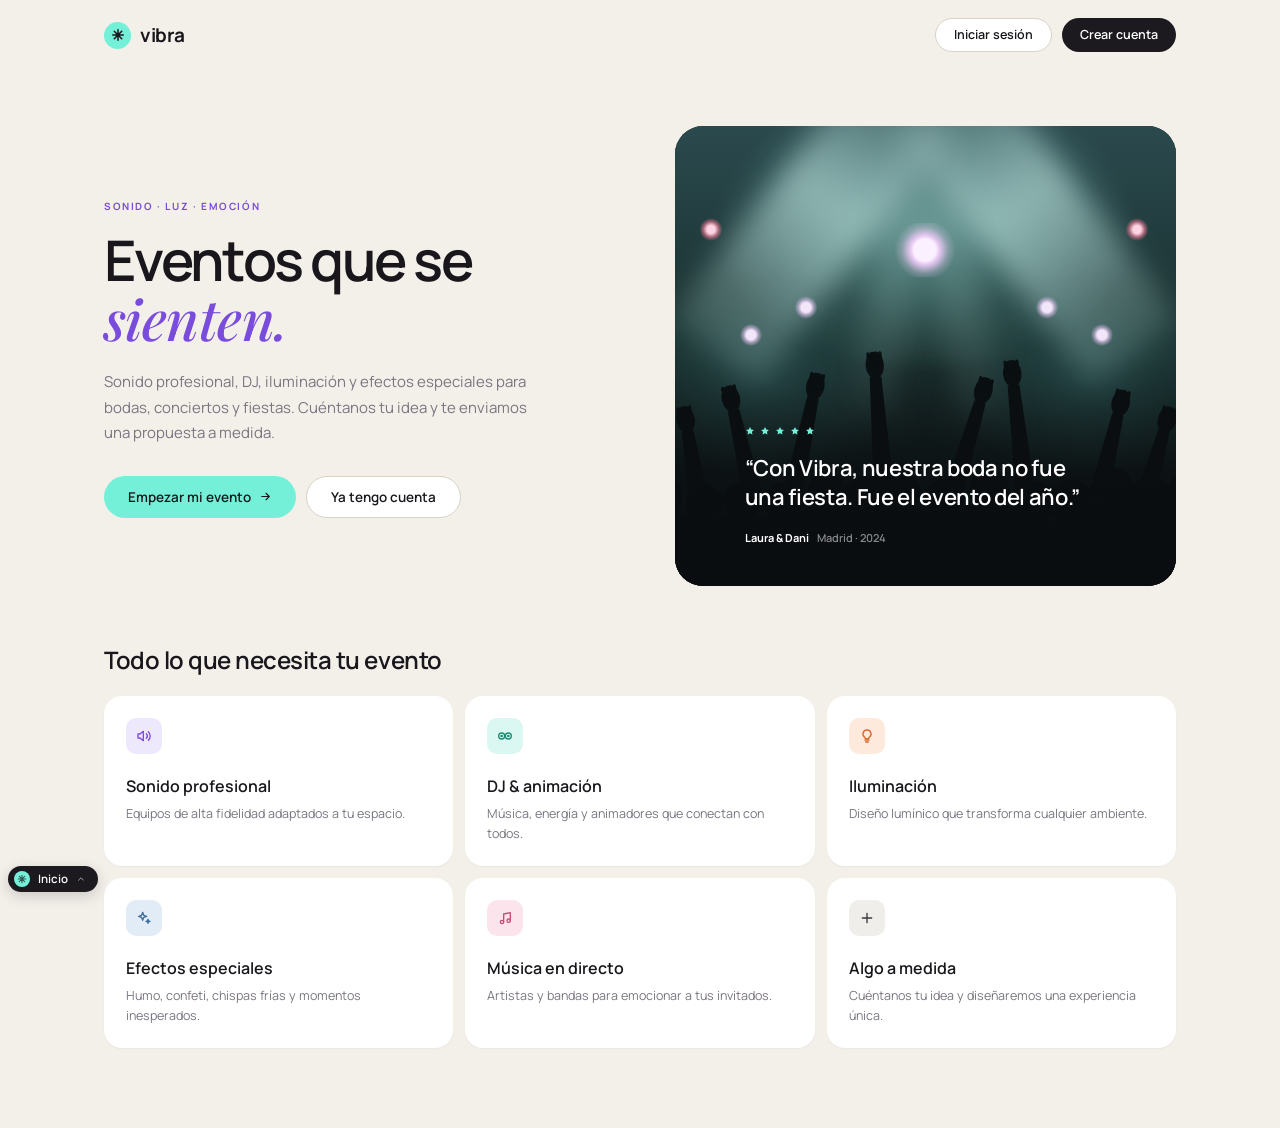
<file: index.html>
<!DOCTYPE html>
<html lang="es">
<head>
  <meta charset="UTF-8">
  <meta name="viewport" content="width=device-width, initial-scale=1.0">
  <title>Eventos que se sienten · Vibra</title>
  <link rel="stylesheet" href="assets/css/fonts.css">
  <link rel="stylesheet" href="assets/css/base.css">
  <link rel="stylesheet" href="assets/css/layout.css">
  <link rel="stylesheet" href="assets/css/components.css">
  <link rel="stylesheet" href="assets/css/auth.css">
</head>
<body data-root="">
  <div class="container" style="max-width:1120px">
    <header class="landing-header">
      <a class="logo" href="index.html"><span class="logo__mark"><i data-icon="logo"></i></span>vibra</a>
      <nav id="landing-nav">
        <a class="btn btn--outline" href="login.html">Iniciar sesión</a>
        <a class="btn btn--dark" href="registro.html">Crear cuenta</a>
      </nav>
    </header>

    <section class="hero">
      <div>
        <span class="eyebrow">Sonido · luz · emoción</span>
        <h1 class="hero__title">Eventos que se <span class="serif-accent">sienten.</span></h1>
        <p class="hero__lead">Sonido profesional, DJ, iluminación y efectos especiales para bodas, conciertos y fiestas. Cuéntanos tu idea y te enviamos una propuesta a medida.</p>
        <div class="hero__ctas">
          <a id="hero-cta" class="btn btn--mint" href="registro.html">Empezar mi evento <i data-icon="arrowRight" class="icon icon--sm"></i></a>
          <a class="btn btn--outline" href="login.html">Ya tengo cuenta</a>
        </div>
      </div>
      <div class="hero__visual" data-foto>
      <div class="stage" aria-hidden="true">
        <div class="stage__photo"></div>
        <div class="stage__art">
          <div class="beam beam--1"></div><div class="beam beam--2"></div><div class="beam beam--3"></div><div class="beam beam--4"></div>
          <div class="rig"></div>
          <span class="bulb" style="left:13%;top:43%"></span><span class="bulb" style="left:24%;top:37%"></span>
          <span class="bulb" style="left:72%;top:37%"></span><span class="bulb" style="left:83%;top:43%"></span>
          <span class="bulb bulb--pink" style="left:5%;top:20%"></span><span class="bulb bulb--pink" style="left:90%;top:20%"></span>
          <svg class="crowd" viewBox="0 0 600 400" preserveAspectRatio="xMidYMax slice" fill="currentColor" aria-hidden="true"><polygon points="106.7,297.3 76.8,188.4 63.2,191.6 83.3,302.7"/><ellipse cx="66.9" cy="176.3" rx="11" ry="16" transform="rotate(-13 66.9 176.3)"/><path d="M60.1 177.9 L57.0 164.2" stroke="currentColor" stroke-width="4.2" stroke-linecap="round"/><path d="M64.5 176.9 L61.4 163.3" stroke="currentColor" stroke-width="4.2" stroke-linecap="round"/><path d="M69.3 175.8 L66.2 162.1" stroke="currentColor" stroke-width="4.2" stroke-linecap="round"/><path d="M73.7 174.8 L70.6 161.1" stroke="currentColor" stroke-width="4.2" stroke-linecap="round"/><polygon points="151.7,297.4 171.9,176.4 158.1,173.6 128.3,292.6"/><ellipse cx="167.9" cy="161.3" rx="11" ry="16" transform="rotate(12 167.9 161.3)"/><path d="M161.0 159.9 L163.9 146.2" stroke="currentColor" stroke-width="4.2" stroke-linecap="round"/><path d="M165.4 160.8 L168.3 147.1" stroke="currentColor" stroke-width="4.2" stroke-linecap="round"/><path d="M170.3 161.8 L173.2 148.1" stroke="currentColor" stroke-width="4.2" stroke-linecap="round"/><path d="M174.7 162.7 L177.6 149.0" stroke="currentColor" stroke-width="4.2" stroke-linecap="round"/><polygon points="262.0,289.1 247.0,149.5 233.0,150.5 238.0,290.9"/><ellipse cx="239.0" cy="136.0" rx="11" ry="16" transform="rotate(-4 239.0 136.0)"/><path d="M232.0 136.5 L231.0 122.6" stroke="currentColor" stroke-width="4.2" stroke-linecap="round"/><path d="M236.5 136.2 L235.5 122.2" stroke="currentColor" stroke-width="4.2" stroke-linecap="round"/><path d="M241.5 135.9 L240.5 121.9" stroke="currentColor" stroke-width="4.2" stroke-linecap="round"/><path d="M246.0 135.5 L245.0 121.6" stroke="currentColor" stroke-width="4.2" stroke-linecap="round"/><polygon points="341.5,303.4 371.7,182.0 358.3,178.0 318.5,296.6"/><ellipse cx="368.9" cy="166.6" rx="11" ry="16" transform="rotate(16 368.9 166.6)"/><path d="M362.2 164.6 L366.1 151.2" stroke="currentColor" stroke-width="4.2" stroke-linecap="round"/><path d="M366.5 165.9 L370.4 152.4" stroke="currentColor" stroke-width="4.2" stroke-linecap="round"/><path d="M371.3 167.3 L375.2 153.8" stroke="currentColor" stroke-width="4.2" stroke-linecap="round"/><path d="M375.6 168.5 L379.6 155.1" stroke="currentColor" stroke-width="4.2" stroke-linecap="round"/><polygon points="431.9,293.7 412.0,159.2 398.0,160.8 408.1,296.3"/><ellipse cx="403.5" cy="146.1" rx="11" ry="16" transform="rotate(-6 403.5 146.1)"/><path d="M396.5 146.9 L395.0 132.9" stroke="currentColor" stroke-width="4.2" stroke-linecap="round"/><path d="M401.0 146.4 L399.4 132.4" stroke="currentColor" stroke-width="4.2" stroke-linecap="round"/><path d="M405.9 145.8 L404.4 131.9" stroke="currentColor" stroke-width="4.2" stroke-linecap="round"/><path d="M410.4 145.3 L408.9 131.4" stroke="currentColor" stroke-width="4.2" stroke-linecap="round"/><polygon points="516.7,302.8 536.8,196.6 523.2,193.4 493.3,297.2"/><ellipse cx="533.2" cy="181.4" rx="11" ry="16" transform="rotate(13 533.2 181.4)"/><path d="M526.4 179.8 L529.7 166.1" stroke="currentColor" stroke-width="4.2" stroke-linecap="round"/><path d="M530.8 180.8 L534.1 167.2" stroke="currentColor" stroke-width="4.2" stroke-linecap="round"/><path d="M535.7 182.0 L538.9 168.3" stroke="currentColor" stroke-width="4.2" stroke-linecap="round"/><path d="M540.1 183.0 L543.3 169.4" stroke="currentColor" stroke-width="4.2" stroke-linecap="round"/><polygon points="571.6,308.2 591.7,216.9 578.3,213.1 548.4,301.8"/><ellipse cx="588.7" cy="201.5" rx="11" ry="16" transform="rotate(16 588.7 201.5)"/><path d="M582.0 199.6 L585.7 186.1" stroke="currentColor" stroke-width="4.2" stroke-linecap="round"/><path d="M586.3 200.8 L590.1 187.4" stroke="currentColor" stroke-width="4.2" stroke-linecap="round"/><path d="M591.2 202.2 L594.9 188.7" stroke="currentColor" stroke-width="4.2" stroke-linecap="round"/><path d="M595.5 203.4 L599.2 189.9" stroke="currentColor" stroke-width="4.2" stroke-linecap="round"/><polygon points="41.8,303.0 21.9,213.8 8.1,216.2 18.2,307.0"/><ellipse cx="12.7" cy="201.2" rx="11" ry="16" transform="rotate(-9 12.7 201.2)"/><path d="M5.8 202.3 L3.5 188.5" stroke="currentColor" stroke-width="4.2" stroke-linecap="round"/><path d="M10.2 201.6 L7.9 187.8" stroke="currentColor" stroke-width="4.2" stroke-linecap="round"/><path d="M15.2 200.8 L12.9 187.0" stroke="currentColor" stroke-width="4.2" stroke-linecap="round"/><path d="M19.6 200.0 L17.3 186.2" stroke="currentColor" stroke-width="4.2" stroke-linecap="round"/><circle cx="-15" cy="292" r="24"/><ellipse cx="-15" cy="352" rx="54" ry="44"/><circle cx="35" cy="302" r="23"/><ellipse cx="35" cy="361" rx="53" ry="44"/><circle cx="80" cy="299" r="23"/><ellipse cx="80" cy="358" rx="53" ry="44"/><circle cx="129" cy="300" r="23"/><ellipse cx="129" cy="359" rx="53" ry="44"/><circle cx="181" cy="288" r="23"/><ellipse cx="181" cy="347" rx="53" ry="44"/><circle cx="226" cy="295" r="26"/><ellipse cx="226" cy="357" rx="56" ry="44"/><circle cx="271" cy="289" r="23"/><ellipse cx="271" cy="348" rx="53" ry="44"/><circle cx="323" cy="295" r="23"/><ellipse cx="323" cy="354" rx="53" ry="44"/><circle cx="376" cy="285" r="24"/><ellipse cx="376" cy="345" rx="54" ry="44"/><circle cx="430" cy="302" r="27"/><ellipse cx="430" cy="365" rx="57" ry="44"/><circle cx="474" cy="300" r="27"/><ellipse cx="474" cy="363" rx="57" ry="44"/><circle cx="524" cy="283" r="24"/><ellipse cx="524" cy="343" rx="54" ry="44"/><circle cx="568" cy="299" r="29"/><ellipse cx="568" cy="364" rx="59" ry="44"/><circle cx="614" cy="291" r="26"/><ellipse cx="614" cy="353" rx="56" ry="44"/><rect x="0" y="345" width="600" height="60"/></svg>
        </div>
      </div>
      <figure class="testimonial">
        <div class="testimonial__stars"><i data-icon="star"></i><i data-icon="star"></i><i data-icon="star"></i><i data-icon="star"></i><i data-icon="star"></i></div>
        <blockquote class="testimonial__quote" style="margin:0">“Con Vibra, nuestra boda no fue una fiesta. Fue el evento del año.”</blockquote>
        <figcaption class="testimonial__author">Laura &amp; Dani<span>Madrid · 2024</span></figcaption>
      </figure>
      </div>
    </section>

    <h2 class="landing-section-title">Todo lo que necesita tu evento</h2>
    <section class="landing-services">
      <article class="card landing-service">
        <span class="tone tone--purple"><i data-icon="speaker"></i></span>
        <h3>Sonido profesional</h3>
        <p>Equipos de alta fidelidad adaptados a tu espacio.</p>
      </article>
      <article class="card landing-service">
        <span class="tone tone--teal"><i data-icon="disc"></i></span>
        <h3>DJ &amp; animación</h3>
        <p>Música, energía y animadores que conectan con todos.</p>
      </article>
      <article class="card landing-service">
        <span class="tone tone--orange"><i data-icon="bulb"></i></span>
        <h3>Iluminación</h3>
        <p>Diseño lumínico que transforma cualquier ambiente.</p>
      </article>
      <article class="card landing-service">
        <span class="tone tone--blue"><i data-icon="sparkles"></i></span>
        <h3>Efectos especiales</h3>
        <p>Humo, confeti, chispas frías y momentos inesperados.</p>
      </article>
      <article class="card landing-service">
        <span class="tone tone--pink"><i data-icon="note"></i></span>
        <h3>Música en directo</h3>
        <p>Artistas y bandas para emocionar a tus invitados.</p>
      </article>
      <article class="card landing-service">
        <span class="tone tone--grey"><i data-icon="plus"></i></span>
        <h3>Algo a medida</h3>
        <p>Cuéntanos tu idea y diseñaremos una experiencia única.</p>
      </article>
    </section>
  </div>

  <!-- Núcleo, modelos, vistas y controladores (MVC) -->
  <script src="app/core/utils.js"></script>
  <script src="app/core/imagenes.js"></script>
  <script src="app/core/icons.js"></script>
  <script src="app/core/catalogo.js"></script>
  <script src="app/core/seed.js"></script>
  <script src="app/core/store.js"></script>
  <script src="app/models/UsuarioModel.js"></script>
  <script src="app/models/SesionModel.js"></script>
  <script src="app/models/ClienteModel.js"></script>
  <script src="app/models/SolicitudModel.js"></script>
  <script src="app/models/BorradorModel.js"></script>
  <script src="app/models/FotoModel.js"></script>
  <script src="app/views/components/ModalView.js"></script>
  <script src="app/views/components/HeaderView.js"></script>
  <script src="app/views/components/SwitcherView.js"></script>
  <script src="app/views/components/ServiciosConfigView.js"></script>
  <script src="app/views/components/FotosView.js"></script>
  <script src="app/views/components/EventoFormView.js"></script>
  <script src="app/views/components/ChatView.js"></script>
  <script src="app/views/components/TablaSolicitudesView.js"></script>
  <script src="app/controllers/AppController.js"></script>
  <script src="app/views/AuthView.js"></script>
  <script src="app/controllers/AuthController.js"></script>
  <script>AuthController.inicio();</script>
</body>
</html>
</file>
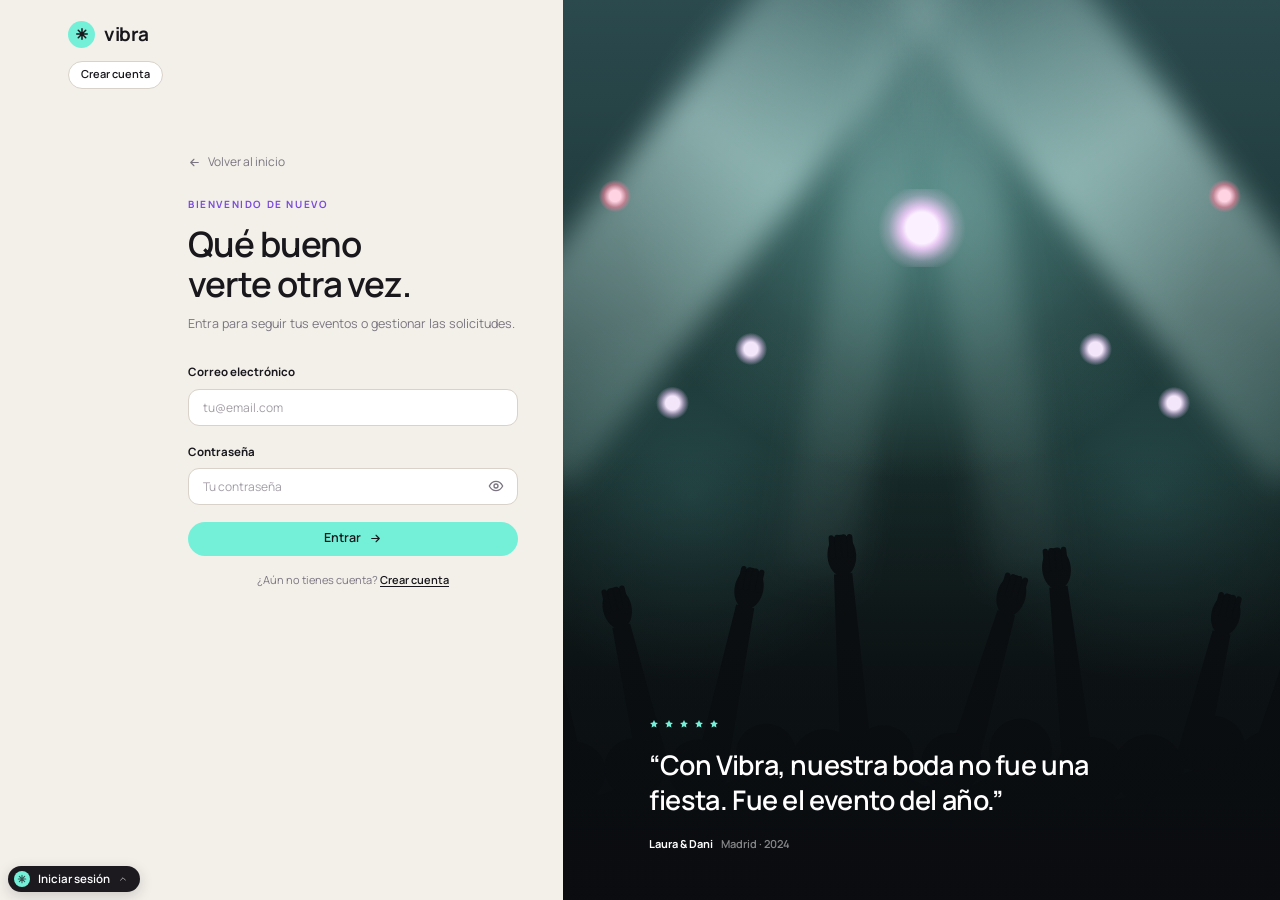
<file: login.html>
<!DOCTYPE html>
<html lang="es">
<head>
  <meta charset="UTF-8">
  <meta name="viewport" content="width=device-width, initial-scale=1.0">
  <title>Iniciar sesión · Vibra</title>
  <link rel="stylesheet" href="assets/css/fonts.css">
  <link rel="stylesheet" href="assets/css/base.css">
  <link rel="stylesheet" href="assets/css/layout.css">
  <link rel="stylesheet" href="assets/css/components.css">
  <link rel="stylesheet" href="assets/css/auth.css">
</head>
<body data-root="">
  <main class="auth">
    <section class="auth__side">
      <div class="auth__top">
        <a class="logo" href="index.html"><span class="logo__mark"><i data-icon="logo"></i></span>vibra</a>
        <a class="btn btn--outline" href="registro.html">Crear cuenta</a>
      </div>

      <div class="auth__form-wrap">
        <a class="auth__back" href="index.html"><i data-icon="arrowLeft"></i> Volver al inicio</a>
        <span class="eyebrow">Bienvenido de nuevo</span>
        <h1 class="auth__title">Qué bueno<br>verte otra vez.</h1>
        <p class="auth__lead">Entra para seguir tus eventos o gestionar las solicitudes.</p>

        <form id="form-auth" novalidate>
          <div class="field"><label for="email">Correo electrónico</label><input class="input" id="email" name="email" type="email" placeholder="tu@email.com" autocomplete="email"></div>
          <div class="field">
            <label for="password">Contraseña</label>
            <div class="input-group">
              <input class="input" id="password" name="password" type="password" placeholder="Tu contraseña" autocomplete="current-password">
              <button class="input-group__btn" type="button" data-ver-password aria-label="Mostrar contraseña"><i data-icon="eye"></i></button>
            </div>
          </div>
          <button class="btn btn--mint btn--block" type="submit">Entrar <i data-icon="arrowRight" class="icon icon--sm"></i></button>
        </form>
        <p class="auth__alt">¿Aún no tienes cuenta? <a href="registro.html">Crear cuenta</a></p>

      </div>
    </section>

    <section class="auth__visual" data-foto>
      <div class="stage" aria-hidden="true">
        <div class="stage__photo"></div>
        <div class="stage__art">
          <div class="beam beam--1"></div><div class="beam beam--2"></div><div class="beam beam--3"></div><div class="beam beam--4"></div>
          <div class="rig"></div>
          <span class="bulb" style="left:13%;top:43%"></span><span class="bulb" style="left:24%;top:37%"></span>
          <span class="bulb" style="left:72%;top:37%"></span><span class="bulb" style="left:83%;top:43%"></span>
          <span class="bulb bulb--pink" style="left:5%;top:20%"></span><span class="bulb bulb--pink" style="left:90%;top:20%"></span>
          <svg class="crowd" viewBox="0 0 600 400" preserveAspectRatio="xMidYMax slice" fill="currentColor" aria-hidden="true"><polygon points="106.7,297.3 76.8,188.4 63.2,191.6 83.3,302.7"/><ellipse cx="66.9" cy="176.3" rx="11" ry="16" transform="rotate(-13 66.9 176.3)"/><path d="M60.1 177.9 L57.0 164.2" stroke="currentColor" stroke-width="4.2" stroke-linecap="round"/><path d="M64.5 176.9 L61.4 163.3" stroke="currentColor" stroke-width="4.2" stroke-linecap="round"/><path d="M69.3 175.8 L66.2 162.1" stroke="currentColor" stroke-width="4.2" stroke-linecap="round"/><path d="M73.7 174.8 L70.6 161.1" stroke="currentColor" stroke-width="4.2" stroke-linecap="round"/><polygon points="151.7,297.4 171.9,176.4 158.1,173.6 128.3,292.6"/><ellipse cx="167.9" cy="161.3" rx="11" ry="16" transform="rotate(12 167.9 161.3)"/><path d="M161.0 159.9 L163.9 146.2" stroke="currentColor" stroke-width="4.2" stroke-linecap="round"/><path d="M165.4 160.8 L168.3 147.1" stroke="currentColor" stroke-width="4.2" stroke-linecap="round"/><path d="M170.3 161.8 L173.2 148.1" stroke="currentColor" stroke-width="4.2" stroke-linecap="round"/><path d="M174.7 162.7 L177.6 149.0" stroke="currentColor" stroke-width="4.2" stroke-linecap="round"/><polygon points="262.0,289.1 247.0,149.5 233.0,150.5 238.0,290.9"/><ellipse cx="239.0" cy="136.0" rx="11" ry="16" transform="rotate(-4 239.0 136.0)"/><path d="M232.0 136.5 L231.0 122.6" stroke="currentColor" stroke-width="4.2" stroke-linecap="round"/><path d="M236.5 136.2 L235.5 122.2" stroke="currentColor" stroke-width="4.2" stroke-linecap="round"/><path d="M241.5 135.9 L240.5 121.9" stroke="currentColor" stroke-width="4.2" stroke-linecap="round"/><path d="M246.0 135.5 L245.0 121.6" stroke="currentColor" stroke-width="4.2" stroke-linecap="round"/><polygon points="341.5,303.4 371.7,182.0 358.3,178.0 318.5,296.6"/><ellipse cx="368.9" cy="166.6" rx="11" ry="16" transform="rotate(16 368.9 166.6)"/><path d="M362.2 164.6 L366.1 151.2" stroke="currentColor" stroke-width="4.2" stroke-linecap="round"/><path d="M366.5 165.9 L370.4 152.4" stroke="currentColor" stroke-width="4.2" stroke-linecap="round"/><path d="M371.3 167.3 L375.2 153.8" stroke="currentColor" stroke-width="4.2" stroke-linecap="round"/><path d="M375.6 168.5 L379.6 155.1" stroke="currentColor" stroke-width="4.2" stroke-linecap="round"/><polygon points="431.9,293.7 412.0,159.2 398.0,160.8 408.1,296.3"/><ellipse cx="403.5" cy="146.1" rx="11" ry="16" transform="rotate(-6 403.5 146.1)"/><path d="M396.5 146.9 L395.0 132.9" stroke="currentColor" stroke-width="4.2" stroke-linecap="round"/><path d="M401.0 146.4 L399.4 132.4" stroke="currentColor" stroke-width="4.2" stroke-linecap="round"/><path d="M405.9 145.8 L404.4 131.9" stroke="currentColor" stroke-width="4.2" stroke-linecap="round"/><path d="M410.4 145.3 L408.9 131.4" stroke="currentColor" stroke-width="4.2" stroke-linecap="round"/><polygon points="516.7,302.8 536.8,196.6 523.2,193.4 493.3,297.2"/><ellipse cx="533.2" cy="181.4" rx="11" ry="16" transform="rotate(13 533.2 181.4)"/><path d="M526.4 179.8 L529.7 166.1" stroke="currentColor" stroke-width="4.2" stroke-linecap="round"/><path d="M530.8 180.8 L534.1 167.2" stroke="currentColor" stroke-width="4.2" stroke-linecap="round"/><path d="M535.7 182.0 L538.9 168.3" stroke="currentColor" stroke-width="4.2" stroke-linecap="round"/><path d="M540.1 183.0 L543.3 169.4" stroke="currentColor" stroke-width="4.2" stroke-linecap="round"/><polygon points="571.6,308.2 591.7,216.9 578.3,213.1 548.4,301.8"/><ellipse cx="588.7" cy="201.5" rx="11" ry="16" transform="rotate(16 588.7 201.5)"/><path d="M582.0 199.6 L585.7 186.1" stroke="currentColor" stroke-width="4.2" stroke-linecap="round"/><path d="M586.3 200.8 L590.1 187.4" stroke="currentColor" stroke-width="4.2" stroke-linecap="round"/><path d="M591.2 202.2 L594.9 188.7" stroke="currentColor" stroke-width="4.2" stroke-linecap="round"/><path d="M595.5 203.4 L599.2 189.9" stroke="currentColor" stroke-width="4.2" stroke-linecap="round"/><polygon points="41.8,303.0 21.9,213.8 8.1,216.2 18.2,307.0"/><ellipse cx="12.7" cy="201.2" rx="11" ry="16" transform="rotate(-9 12.7 201.2)"/><path d="M5.8 202.3 L3.5 188.5" stroke="currentColor" stroke-width="4.2" stroke-linecap="round"/><path d="M10.2 201.6 L7.9 187.8" stroke="currentColor" stroke-width="4.2" stroke-linecap="round"/><path d="M15.2 200.8 L12.9 187.0" stroke="currentColor" stroke-width="4.2" stroke-linecap="round"/><path d="M19.6 200.0 L17.3 186.2" stroke="currentColor" stroke-width="4.2" stroke-linecap="round"/><circle cx="-15" cy="292" r="24"/><ellipse cx="-15" cy="352" rx="54" ry="44"/><circle cx="35" cy="302" r="23"/><ellipse cx="35" cy="361" rx="53" ry="44"/><circle cx="80" cy="299" r="23"/><ellipse cx="80" cy="358" rx="53" ry="44"/><circle cx="129" cy="300" r="23"/><ellipse cx="129" cy="359" rx="53" ry="44"/><circle cx="181" cy="288" r="23"/><ellipse cx="181" cy="347" rx="53" ry="44"/><circle cx="226" cy="295" r="26"/><ellipse cx="226" cy="357" rx="56" ry="44"/><circle cx="271" cy="289" r="23"/><ellipse cx="271" cy="348" rx="53" ry="44"/><circle cx="323" cy="295" r="23"/><ellipse cx="323" cy="354" rx="53" ry="44"/><circle cx="376" cy="285" r="24"/><ellipse cx="376" cy="345" rx="54" ry="44"/><circle cx="430" cy="302" r="27"/><ellipse cx="430" cy="365" rx="57" ry="44"/><circle cx="474" cy="300" r="27"/><ellipse cx="474" cy="363" rx="57" ry="44"/><circle cx="524" cy="283" r="24"/><ellipse cx="524" cy="343" rx="54" ry="44"/><circle cx="568" cy="299" r="29"/><ellipse cx="568" cy="364" rx="59" ry="44"/><circle cx="614" cy="291" r="26"/><ellipse cx="614" cy="353" rx="56" ry="44"/><rect x="0" y="345" width="600" height="60"/></svg>
        </div>
      </div>
      <figure class="testimonial">
        <div class="testimonial__stars"><i data-icon="star"></i><i data-icon="star"></i><i data-icon="star"></i><i data-icon="star"></i><i data-icon="star"></i></div>
        <blockquote class="testimonial__quote" style="margin:0">“Con Vibra, nuestra boda no fue una fiesta. Fue el evento del año.”</blockquote>
        <figcaption class="testimonial__author">Laura &amp; Dani<span>Madrid · 2024</span></figcaption>
      </figure>
    </section>
  </main>

  <!-- Núcleo, modelos, vistas y controladores (MVC) -->
  <script src="app/core/utils.js"></script>
  <script src="app/core/imagenes.js"></script>
  <script src="app/core/icons.js"></script>
  <script src="app/core/catalogo.js"></script>
  <script src="app/core/seed.js"></script>
  <script src="app/core/store.js"></script>
  <script src="app/models/UsuarioModel.js"></script>
  <script src="app/models/SesionModel.js"></script>
  <script src="app/models/ClienteModel.js"></script>
  <script src="app/models/SolicitudModel.js"></script>
  <script src="app/models/BorradorModel.js"></script>
  <script src="app/models/FotoModel.js"></script>
  <script src="app/views/components/ModalView.js"></script>
  <script src="app/views/components/HeaderView.js"></script>
  <script src="app/views/components/SwitcherView.js"></script>
  <script src="app/views/components/ServiciosConfigView.js"></script>
  <script src="app/views/components/FotosView.js"></script>
  <script src="app/views/components/EventoFormView.js"></script>
  <script src="app/views/components/ChatView.js"></script>
  <script src="app/views/components/TablaSolicitudesView.js"></script>
  <script src="app/controllers/AppController.js"></script>
  <script src="app/views/AuthView.js"></script>
  <script src="app/controllers/AuthController.js"></script>
  <script>AuthController.login();</script>
</body>
</html>
</file>
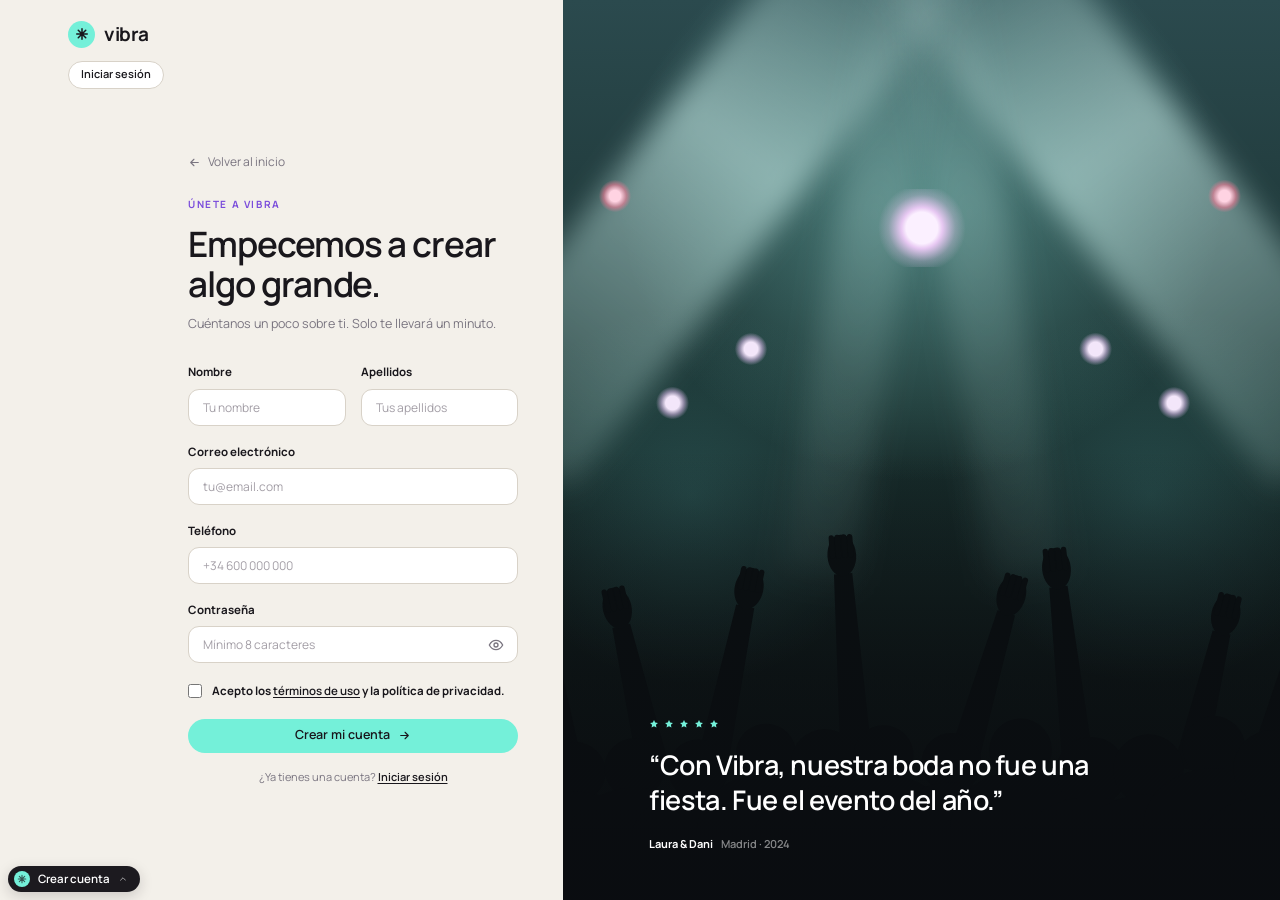
<file: registro.html>
<!DOCTYPE html>
<html lang="es">
<head>
  <meta charset="UTF-8">
  <meta name="viewport" content="width=device-width, initial-scale=1.0">
  <title>Crear cuenta · Vibra</title>
  <link rel="stylesheet" href="assets/css/fonts.css">
  <link rel="stylesheet" href="assets/css/base.css">
  <link rel="stylesheet" href="assets/css/layout.css">
  <link rel="stylesheet" href="assets/css/components.css">
  <link rel="stylesheet" href="assets/css/auth.css">
</head>
<body data-root="">
  <main class="auth">
    <section class="auth__side">
      <div class="auth__top">
        <a class="logo" href="index.html"><span class="logo__mark"><i data-icon="logo"></i></span>vibra</a>
        <a class="btn btn--outline" href="login.html">Iniciar sesión</a>
      </div>

      <div class="auth__form-wrap">
        <a class="auth__back" href="index.html"><i data-icon="arrowLeft"></i> Volver al inicio</a>
        <span class="eyebrow">Únete a Vibra</span>
        <h1 class="auth__title">Empecemos a crear<br>algo grande.</h1>
        <p class="auth__lead">Cuéntanos un poco sobre ti. Solo te llevará un minuto.</p>

        <form id="form-auth" novalidate>
          <div class="grid-2">
            <div class="field"><label for="nombre">Nombre</label><input class="input" id="nombre" name="nombre" placeholder="Tu nombre" autocomplete="given-name"></div>
            <div class="field"><label for="apellidos">Apellidos</label><input class="input" id="apellidos" name="apellidos" placeholder="Tus apellidos" autocomplete="family-name"></div>
          </div>
          <div class="field"><label for="email">Correo electrónico</label><input class="input" id="email" name="email" type="email" placeholder="tu@email.com" autocomplete="email"></div>
          <div class="field"><label for="telefono">Teléfono</label><input class="input" id="telefono" name="telefono" type="tel" placeholder="+34 600 000 000" autocomplete="tel"></div>
          <div class="field">
            <label for="password">Contraseña</label>
            <div class="input-group">
              <input class="input" id="password" name="password" type="password" placeholder="Mínimo 8 caracteres" autocomplete="new-password">
              <button class="input-group__btn" type="button" data-ver-password aria-label="Mostrar contraseña"><i data-icon="eye"></i></button>
            </div>
          </div>
          <div class="field">
            <label class="checkbox"><input type="checkbox" name="terminos"> <span>Acepto los <a href="#" onclick="return false">términos de uso</a> y la política de privacidad.</span></label>
          </div>
          <button class="btn btn--mint btn--block" type="submit">Crear mi cuenta <i data-icon="arrowRight" class="icon icon--sm"></i></button>
        </form>
        <p class="auth__alt">¿Ya tienes una cuenta? <a href="login.html">Iniciar sesión</a></p>
      </div>
    </section>

    <section class="auth__visual" data-foto>
      <div class="stage" aria-hidden="true">
        <div class="stage__photo"></div>
        <div class="stage__art">
          <div class="beam beam--1"></div><div class="beam beam--2"></div><div class="beam beam--3"></div><div class="beam beam--4"></div>
          <div class="rig"></div>
          <span class="bulb" style="left:13%;top:43%"></span><span class="bulb" style="left:24%;top:37%"></span>
          <span class="bulb" style="left:72%;top:37%"></span><span class="bulb" style="left:83%;top:43%"></span>
          <span class="bulb bulb--pink" style="left:5%;top:20%"></span><span class="bulb bulb--pink" style="left:90%;top:20%"></span>
          <svg class="crowd" viewBox="0 0 600 400" preserveAspectRatio="xMidYMax slice" fill="currentColor" aria-hidden="true"><polygon points="106.7,297.3 76.8,188.4 63.2,191.6 83.3,302.7"/><ellipse cx="66.9" cy="176.3" rx="11" ry="16" transform="rotate(-13 66.9 176.3)"/><path d="M60.1 177.9 L57.0 164.2" stroke="currentColor" stroke-width="4.2" stroke-linecap="round"/><path d="M64.5 176.9 L61.4 163.3" stroke="currentColor" stroke-width="4.2" stroke-linecap="round"/><path d="M69.3 175.8 L66.2 162.1" stroke="currentColor" stroke-width="4.2" stroke-linecap="round"/><path d="M73.7 174.8 L70.6 161.1" stroke="currentColor" stroke-width="4.2" stroke-linecap="round"/><polygon points="151.7,297.4 171.9,176.4 158.1,173.6 128.3,292.6"/><ellipse cx="167.9" cy="161.3" rx="11" ry="16" transform="rotate(12 167.9 161.3)"/><path d="M161.0 159.9 L163.9 146.2" stroke="currentColor" stroke-width="4.2" stroke-linecap="round"/><path d="M165.4 160.8 L168.3 147.1" stroke="currentColor" stroke-width="4.2" stroke-linecap="round"/><path d="M170.3 161.8 L173.2 148.1" stroke="currentColor" stroke-width="4.2" stroke-linecap="round"/><path d="M174.7 162.7 L177.6 149.0" stroke="currentColor" stroke-width="4.2" stroke-linecap="round"/><polygon points="262.0,289.1 247.0,149.5 233.0,150.5 238.0,290.9"/><ellipse cx="239.0" cy="136.0" rx="11" ry="16" transform="rotate(-4 239.0 136.0)"/><path d="M232.0 136.5 L231.0 122.6" stroke="currentColor" stroke-width="4.2" stroke-linecap="round"/><path d="M236.5 136.2 L235.5 122.2" stroke="currentColor" stroke-width="4.2" stroke-linecap="round"/><path d="M241.5 135.9 L240.5 121.9" stroke="currentColor" stroke-width="4.2" stroke-linecap="round"/><path d="M246.0 135.5 L245.0 121.6" stroke="currentColor" stroke-width="4.2" stroke-linecap="round"/><polygon points="341.5,303.4 371.7,182.0 358.3,178.0 318.5,296.6"/><ellipse cx="368.9" cy="166.6" rx="11" ry="16" transform="rotate(16 368.9 166.6)"/><path d="M362.2 164.6 L366.1 151.2" stroke="currentColor" stroke-width="4.2" stroke-linecap="round"/><path d="M366.5 165.9 L370.4 152.4" stroke="currentColor" stroke-width="4.2" stroke-linecap="round"/><path d="M371.3 167.3 L375.2 153.8" stroke="currentColor" stroke-width="4.2" stroke-linecap="round"/><path d="M375.6 168.5 L379.6 155.1" stroke="currentColor" stroke-width="4.2" stroke-linecap="round"/><polygon points="431.9,293.7 412.0,159.2 398.0,160.8 408.1,296.3"/><ellipse cx="403.5" cy="146.1" rx="11" ry="16" transform="rotate(-6 403.5 146.1)"/><path d="M396.5 146.9 L395.0 132.9" stroke="currentColor" stroke-width="4.2" stroke-linecap="round"/><path d="M401.0 146.4 L399.4 132.4" stroke="currentColor" stroke-width="4.2" stroke-linecap="round"/><path d="M405.9 145.8 L404.4 131.9" stroke="currentColor" stroke-width="4.2" stroke-linecap="round"/><path d="M410.4 145.3 L408.9 131.4" stroke="currentColor" stroke-width="4.2" stroke-linecap="round"/><polygon points="516.7,302.8 536.8,196.6 523.2,193.4 493.3,297.2"/><ellipse cx="533.2" cy="181.4" rx="11" ry="16" transform="rotate(13 533.2 181.4)"/><path d="M526.4 179.8 L529.7 166.1" stroke="currentColor" stroke-width="4.2" stroke-linecap="round"/><path d="M530.8 180.8 L534.1 167.2" stroke="currentColor" stroke-width="4.2" stroke-linecap="round"/><path d="M535.7 182.0 L538.9 168.3" stroke="currentColor" stroke-width="4.2" stroke-linecap="round"/><path d="M540.1 183.0 L543.3 169.4" stroke="currentColor" stroke-width="4.2" stroke-linecap="round"/><polygon points="571.6,308.2 591.7,216.9 578.3,213.1 548.4,301.8"/><ellipse cx="588.7" cy="201.5" rx="11" ry="16" transform="rotate(16 588.7 201.5)"/><path d="M582.0 199.6 L585.7 186.1" stroke="currentColor" stroke-width="4.2" stroke-linecap="round"/><path d="M586.3 200.8 L590.1 187.4" stroke="currentColor" stroke-width="4.2" stroke-linecap="round"/><path d="M591.2 202.2 L594.9 188.7" stroke="currentColor" stroke-width="4.2" stroke-linecap="round"/><path d="M595.5 203.4 L599.2 189.9" stroke="currentColor" stroke-width="4.2" stroke-linecap="round"/><polygon points="41.8,303.0 21.9,213.8 8.1,216.2 18.2,307.0"/><ellipse cx="12.7" cy="201.2" rx="11" ry="16" transform="rotate(-9 12.7 201.2)"/><path d="M5.8 202.3 L3.5 188.5" stroke="currentColor" stroke-width="4.2" stroke-linecap="round"/><path d="M10.2 201.6 L7.9 187.8" stroke="currentColor" stroke-width="4.2" stroke-linecap="round"/><path d="M15.2 200.8 L12.9 187.0" stroke="currentColor" stroke-width="4.2" stroke-linecap="round"/><path d="M19.6 200.0 L17.3 186.2" stroke="currentColor" stroke-width="4.2" stroke-linecap="round"/><circle cx="-15" cy="292" r="24"/><ellipse cx="-15" cy="352" rx="54" ry="44"/><circle cx="35" cy="302" r="23"/><ellipse cx="35" cy="361" rx="53" ry="44"/><circle cx="80" cy="299" r="23"/><ellipse cx="80" cy="358" rx="53" ry="44"/><circle cx="129" cy="300" r="23"/><ellipse cx="129" cy="359" rx="53" ry="44"/><circle cx="181" cy="288" r="23"/><ellipse cx="181" cy="347" rx="53" ry="44"/><circle cx="226" cy="295" r="26"/><ellipse cx="226" cy="357" rx="56" ry="44"/><circle cx="271" cy="289" r="23"/><ellipse cx="271" cy="348" rx="53" ry="44"/><circle cx="323" cy="295" r="23"/><ellipse cx="323" cy="354" rx="53" ry="44"/><circle cx="376" cy="285" r="24"/><ellipse cx="376" cy="345" rx="54" ry="44"/><circle cx="430" cy="302" r="27"/><ellipse cx="430" cy="365" rx="57" ry="44"/><circle cx="474" cy="300" r="27"/><ellipse cx="474" cy="363" rx="57" ry="44"/><circle cx="524" cy="283" r="24"/><ellipse cx="524" cy="343" rx="54" ry="44"/><circle cx="568" cy="299" r="29"/><ellipse cx="568" cy="364" rx="59" ry="44"/><circle cx="614" cy="291" r="26"/><ellipse cx="614" cy="353" rx="56" ry="44"/><rect x="0" y="345" width="600" height="60"/></svg>
        </div>
      </div>
      <figure class="testimonial">
        <div class="testimonial__stars"><i data-icon="star"></i><i data-icon="star"></i><i data-icon="star"></i><i data-icon="star"></i><i data-icon="star"></i></div>
        <blockquote class="testimonial__quote" style="margin:0">“Con Vibra, nuestra boda no fue una fiesta. Fue el evento del año.”</blockquote>
        <figcaption class="testimonial__author">Laura &amp; Dani<span>Madrid · 2024</span></figcaption>
      </figure>
    </section>
  </main>

  <!-- Núcleo, modelos, vistas y controladores (MVC) -->
  <script src="app/core/utils.js"></script>
  <script src="app/core/imagenes.js"></script>
  <script src="app/core/icons.js"></script>
  <script src="app/core/catalogo.js"></script>
  <script src="app/core/seed.js"></script>
  <script src="app/core/store.js"></script>
  <script src="app/models/UsuarioModel.js"></script>
  <script src="app/models/SesionModel.js"></script>
  <script src="app/models/ClienteModel.js"></script>
  <script src="app/models/SolicitudModel.js"></script>
  <script src="app/models/BorradorModel.js"></script>
  <script src="app/models/FotoModel.js"></script>
  <script src="app/views/components/ModalView.js"></script>
  <script src="app/views/components/HeaderView.js"></script>
  <script src="app/views/components/SwitcherView.js"></script>
  <script src="app/views/components/ServiciosConfigView.js"></script>
  <script src="app/views/components/FotosView.js"></script>
  <script src="app/views/components/EventoFormView.js"></script>
  <script src="app/views/components/ChatView.js"></script>
  <script src="app/views/components/TablaSolicitudesView.js"></script>
  <script src="app/controllers/AppController.js"></script>
  <script src="app/views/AuthView.js"></script>
  <script src="app/controllers/AuthController.js"></script>
  <script>AuthController.registro();</script>
</body>
</html>
</file>
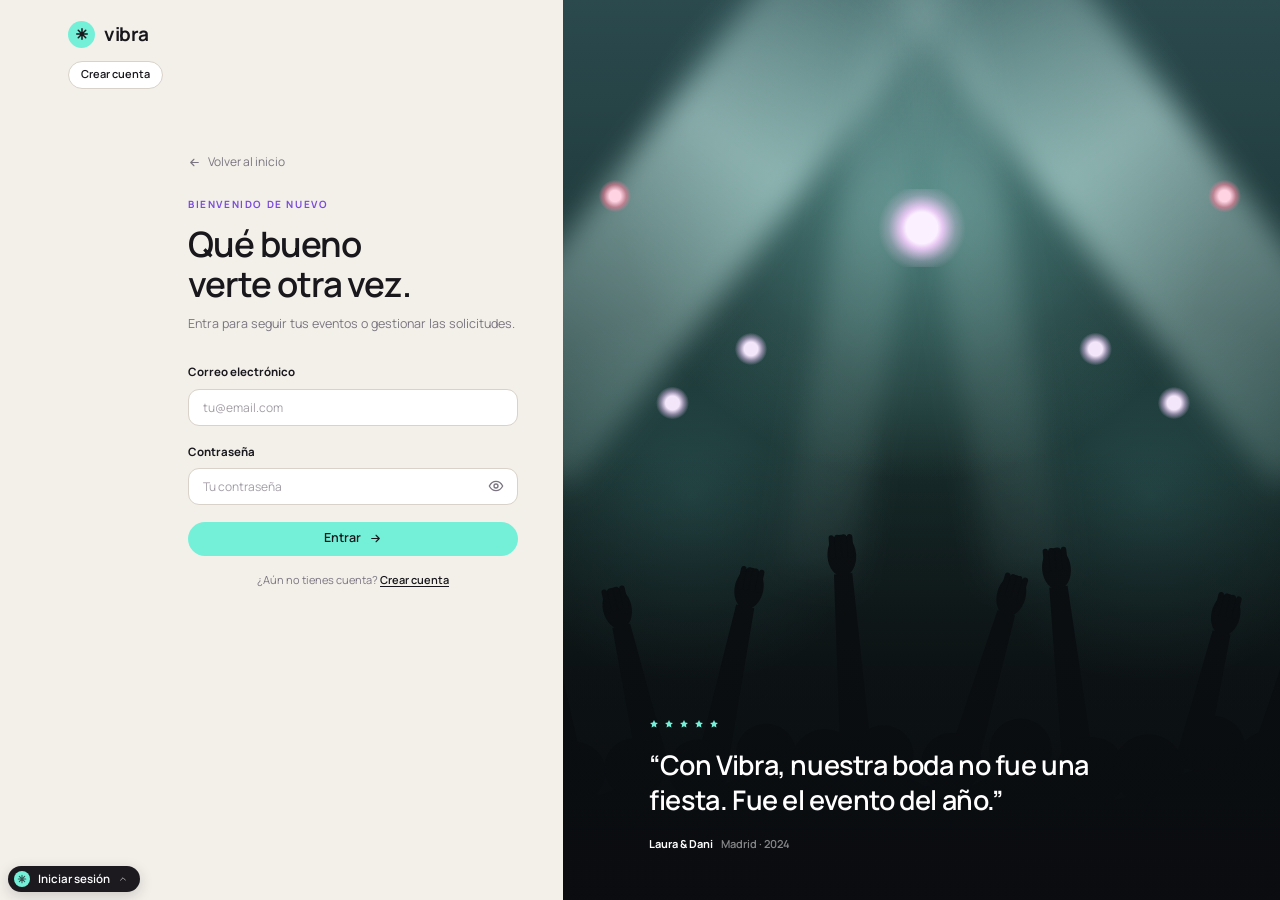
<file: admin/calendario.html>
<!DOCTYPE html>
<html lang="es">
<head>
  <meta charset="UTF-8">
  <meta name="viewport" content="width=device-width, initial-scale=1.0">
  <title>Calendario · Vibra</title>
  <link rel="stylesheet" href="../assets/css/fonts.css">
  <link rel="stylesheet" href="../assets/css/base.css">
  <link rel="stylesheet" href="../assets/css/layout.css">
  <link rel="stylesheet" href="../assets/css/components.css">
  <link rel="stylesheet" href="../assets/css/admin.css">
</head>
<body data-root="../" class="admin-page">
  <div id="app-header"></div>

  <main class="page">
    <div class="container">
      <div class="page-head">
        <div>
          <span class="eyebrow">Planificación</span>
          <h1 class="h1">Calendario</h1>
          <p class="lead">Controla eventos, montajes y disponibilidad del equipo.</p>
        </div>
        <div class="page-head__actions">
          <button class="btn btn--mint" id="btn-crear" type="button"><i data-icon="plus" class="icon icon--sm"></i> Nuevo evento</button>
        </div>
      </div>

      <section class="card">
        <div class="calendar__head">
          <button class="calendar__nav" id="mes-anterior" type="button" aria-label="Mes anterior"><i data-icon="chevronLeft"></i></button>
          <h2 class="calendar__title" id="mes-titulo"></h2>
          <button class="calendar__nav" id="mes-siguiente" type="button" aria-label="Mes siguiente"><i data-icon="chevronRight"></i></button>
        </div>
        <div class="calendar__grid" id="calendario"></div>
      </section>
    </div>
  </main>

  <!-- Núcleo, modelos, vistas y controladores (MVC) -->
  <script src="../app/core/utils.js"></script>
  <script src="../app/core/imagenes.js"></script>
  <script src="../app/core/icons.js"></script>
  <script src="../app/core/catalogo.js"></script>
  <script src="../app/core/seed.js"></script>
  <script src="../app/core/store.js"></script>
  <script src="../app/models/UsuarioModel.js"></script>
  <script src="../app/models/SesionModel.js"></script>
  <script src="../app/models/ClienteModel.js"></script>
  <script src="../app/models/SolicitudModel.js"></script>
  <script src="../app/models/BorradorModel.js"></script>
  <script src="../app/models/FotoModel.js"></script>
  <script src="../app/views/components/ModalView.js"></script>
  <script src="../app/views/components/HeaderView.js"></script>
  <script src="../app/views/components/SwitcherView.js"></script>
  <script src="../app/views/components/ServiciosConfigView.js"></script>
  <script src="../app/views/components/FotosView.js"></script>
  <script src="../app/views/components/EventoFormView.js"></script>
  <script src="../app/views/components/ChatView.js"></script>
  <script src="../app/views/components/TablaSolicitudesView.js"></script>
  <script src="../app/controllers/AppController.js"></script>
  <script src="../app/views/admin/CalendarioView.js"></script>
  <script src="../app/controllers/admin/CalendarioController.js"></script>
  <script>CalendarioController.iniciar();</script>
</body>
</html>
</file>
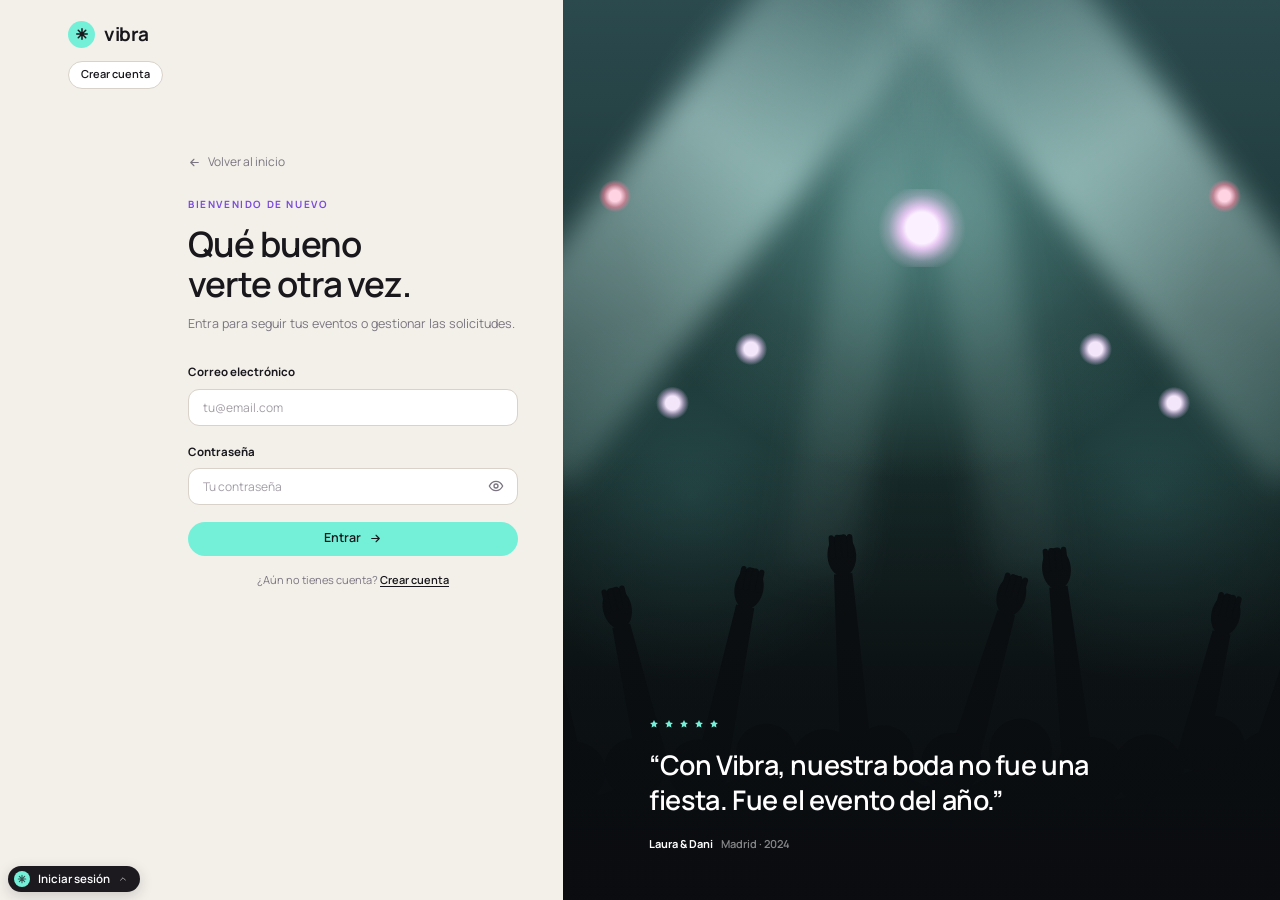
<file: admin/clientes.html>
<!DOCTYPE html>
<html lang="es">
<head>
  <meta charset="UTF-8">
  <meta name="viewport" content="width=device-width, initial-scale=1.0">
  <title>Clientes · Vibra</title>
  <link rel="stylesheet" href="../assets/css/fonts.css">
  <link rel="stylesheet" href="../assets/css/base.css">
  <link rel="stylesheet" href="../assets/css/layout.css">
  <link rel="stylesheet" href="../assets/css/components.css">
  <link rel="stylesheet" href="../assets/css/admin.css">
</head>
<body data-root="../" class="admin-page">
  <div id="app-header"></div>

  <main class="page">
    <div class="container">
      <div class="page-head">
        <div>
          <span class="eyebrow">Base de datos</span>
          <h1 class="h1">Clientes</h1>
          <p class="lead">Consulta el historial, facturación y eventos de cada cliente.</p>
        </div>
        <div class="page-head__actions">
          <button class="btn btn--mint" id="btn-crear" type="button"><i data-icon="plus" class="icon icon--sm"></i> Añadir cliente</button>
        </div>
      </div>

      <section class="card">
        <div class="clients__search">
          <input class="search-input" id="buscar" type="search" placeholder="Buscar por nombre o correo...">
        </div>
        <div class="table-wrap">
          <table class="table">
            <thead><tr><th>Cliente</th><th>Actividad</th><th>Facturación</th><th></th></tr></thead>
            <tbody id="tabla"></tbody>
          </table>
        </div>
      </section>
    </div>
  </main>

  <!-- Núcleo, modelos, vistas y controladores (MVC) -->
  <script src="../app/core/utils.js"></script>
  <script src="../app/core/imagenes.js"></script>
  <script src="../app/core/icons.js"></script>
  <script src="../app/core/catalogo.js"></script>
  <script src="../app/core/seed.js"></script>
  <script src="../app/core/store.js"></script>
  <script src="../app/models/UsuarioModel.js"></script>
  <script src="../app/models/SesionModel.js"></script>
  <script src="../app/models/ClienteModel.js"></script>
  <script src="../app/models/SolicitudModel.js"></script>
  <script src="../app/models/BorradorModel.js"></script>
  <script src="../app/models/FotoModel.js"></script>
  <script src="../app/views/components/ModalView.js"></script>
  <script src="../app/views/components/HeaderView.js"></script>
  <script src="../app/views/components/SwitcherView.js"></script>
  <script src="../app/views/components/ServiciosConfigView.js"></script>
  <script src="../app/views/components/FotosView.js"></script>
  <script src="../app/views/components/EventoFormView.js"></script>
  <script src="../app/views/components/ChatView.js"></script>
  <script src="../app/views/components/TablaSolicitudesView.js"></script>
  <script src="../app/controllers/AppController.js"></script>
  <script src="../app/views/admin/FacturacionView.js"></script>
  <script src="../app/controllers/admin/FacturacionController.js"></script>
  <script>ClientesController.iniciar();</script>
</body>
</html>
</file>
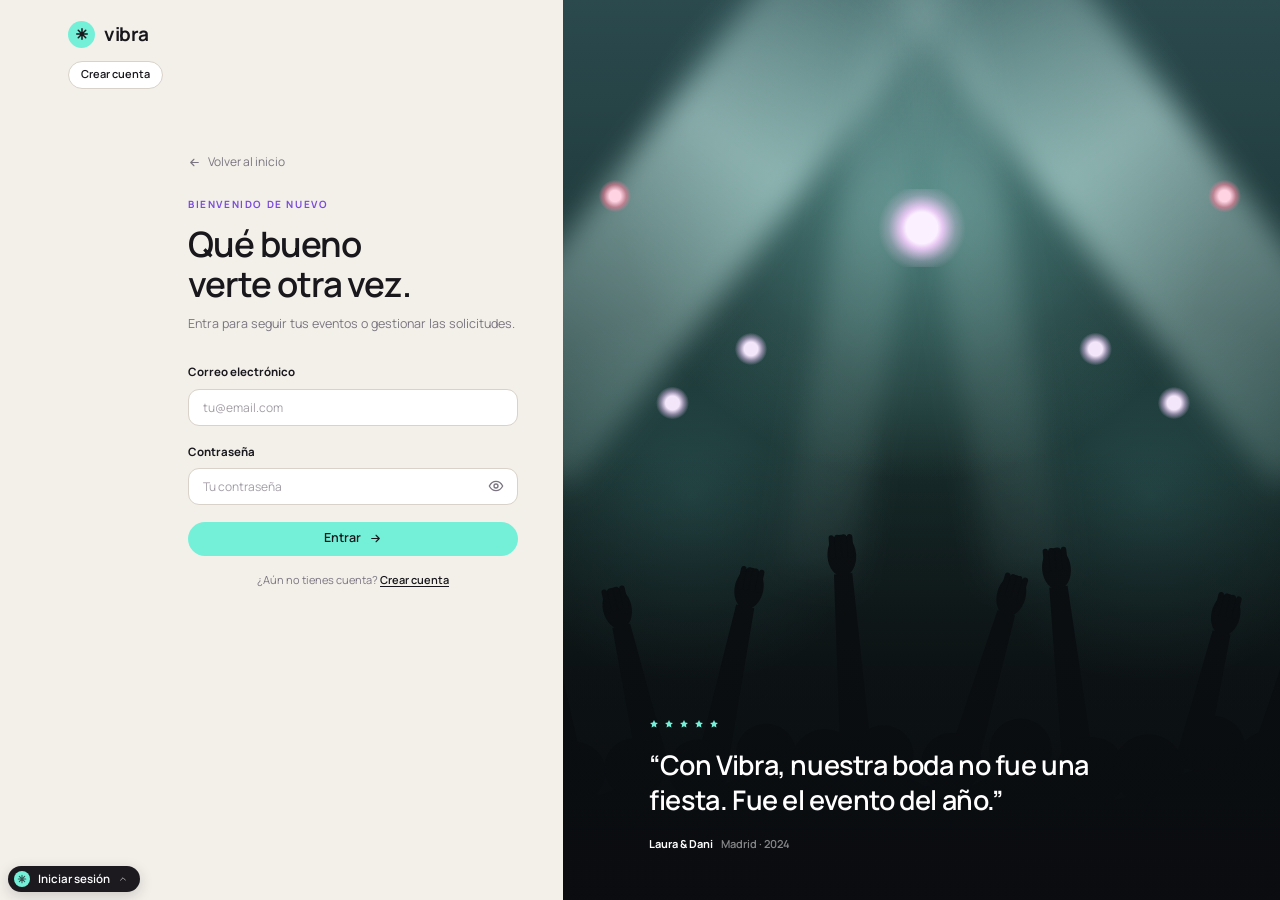
<file: admin/detalle.html>
<!DOCTYPE html>
<html lang="es">
<head>
  <meta charset="UTF-8">
  <meta name="viewport" content="width=device-width, initial-scale=1.0">
  <title>Detalle de solicitud · Vibra</title>
  <link rel="stylesheet" href="../assets/css/fonts.css">
  <link rel="stylesheet" href="../assets/css/base.css">
  <link rel="stylesheet" href="../assets/css/layout.css">
  <link rel="stylesheet" href="../assets/css/components.css">
  <link rel="stylesheet" href="../assets/css/admin.css">
</head>
<body data-root="../" class="admin-page">
  <div id="app-header"></div>

  <main class="page">
    <div class="container">
      <div class="page-head">
        <div>
          <span class="eyebrow" id="eyebrow">Solicitud</span>
          <h1 class="h1" id="titulo">Cargando…</h1>
          <p class="lead">Consulta y gestiona todos los datos, el precio y el estado de esta solicitud.</p>
        </div>
        <div class="page-head__actions">
          <button class="btn btn--outline" id="btn-editar" type="button"><i data-icon="edit" class="icon icon--sm"></i> Editar datos</button>
          <button class="btn btn--mint" id="btn-presupuesto" type="button">Crear presupuesto <i data-icon="arrowRight" class="icon icon--sm"></i></button>
        </div>
      </div>

      <div class="detail" id="detalle"></div>
    </div>
  </main>

  <!-- Núcleo, modelos, vistas y controladores (MVC) -->
  <script src="../app/core/utils.js"></script>
  <script src="../app/core/imagenes.js"></script>
  <script src="../app/core/icons.js"></script>
  <script src="../app/core/catalogo.js"></script>
  <script src="../app/core/seed.js"></script>
  <script src="../app/core/store.js"></script>
  <script src="../app/models/UsuarioModel.js"></script>
  <script src="../app/models/SesionModel.js"></script>
  <script src="../app/models/ClienteModel.js"></script>
  <script src="../app/models/SolicitudModel.js"></script>
  <script src="../app/models/BorradorModel.js"></script>
  <script src="../app/models/FotoModel.js"></script>
  <script src="../app/views/components/ModalView.js"></script>
  <script src="../app/views/components/HeaderView.js"></script>
  <script src="../app/views/components/SwitcherView.js"></script>
  <script src="../app/views/components/ServiciosConfigView.js"></script>
  <script src="../app/views/components/FotosView.js"></script>
  <script src="../app/views/components/EventoFormView.js"></script>
  <script src="../app/views/components/ChatView.js"></script>
  <script src="../app/views/components/TablaSolicitudesView.js"></script>
  <script src="../app/controllers/AppController.js"></script>
  <script src="../app/views/admin/DetalleView.js"></script>
  <script src="../app/controllers/admin/DetalleController.js"></script>
  <script>DetalleController.iniciar();</script>
</body>
</html>
</file>
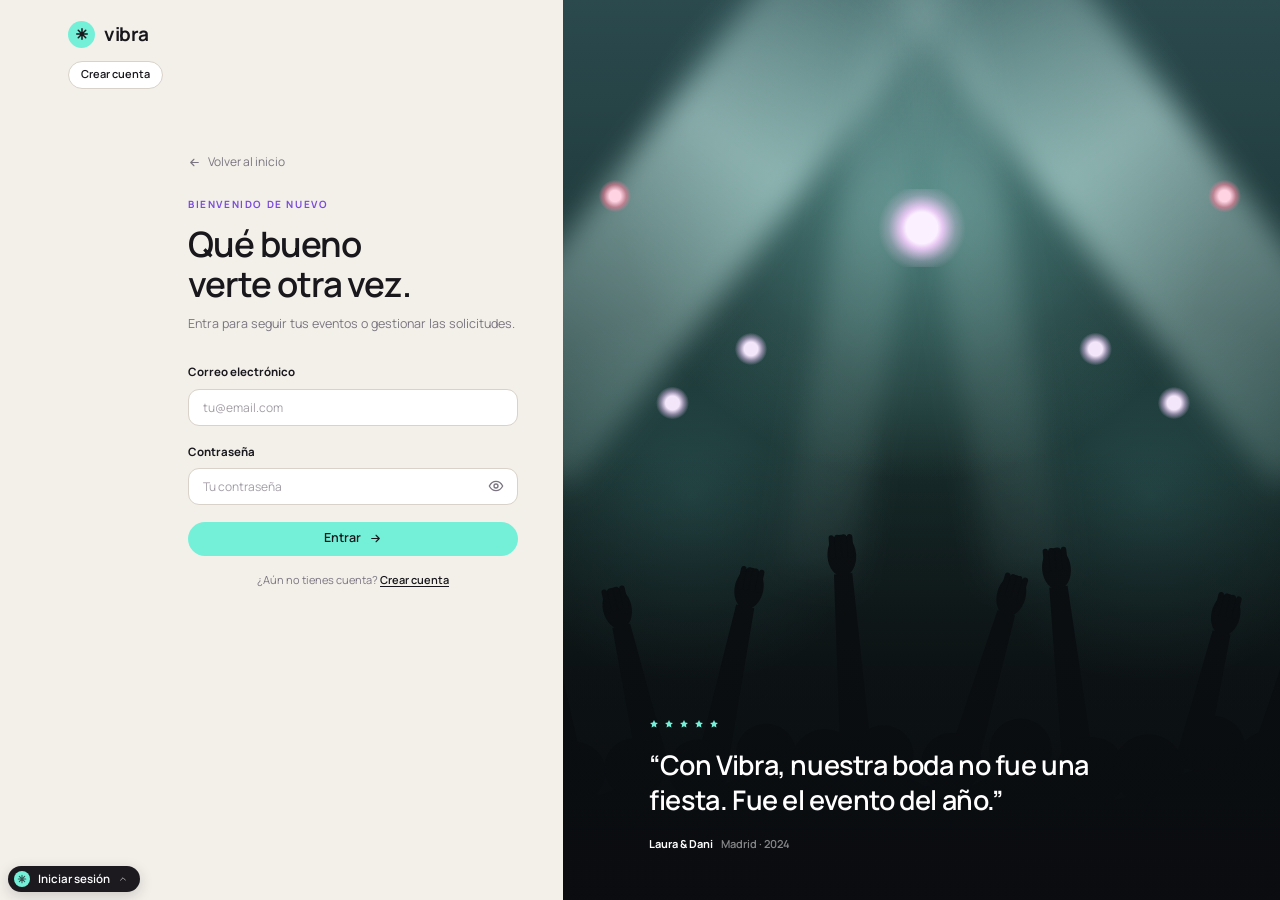
<file: admin/facturacion.html>
<!DOCTYPE html>
<html lang="es">
<head>
  <meta charset="UTF-8">
  <meta name="viewport" content="width=device-width, initial-scale=1.0">
  <title>Facturación · Vibra</title>
  <link rel="stylesheet" href="../assets/css/fonts.css">
  <link rel="stylesheet" href="../assets/css/base.css">
  <link rel="stylesheet" href="../assets/css/layout.css">
  <link rel="stylesheet" href="../assets/css/components.css">
  <link rel="stylesheet" href="../assets/css/admin.css">
</head>
<body data-root="../" class="admin-page">
  <div id="app-header"></div>

  <main class="page">
    <div class="container">
      <div class="page-head">
        <div>
          <span class="eyebrow">Facturación</span>
          <h1 class="h1" id="titulo">Cobros pendientes</h1>
          <p class="lead" id="lead"></p>
        </div>
        <div class="page-head__actions">
          <a class="btn btn--outline" href="calendario.html"><i data-icon="calendar" class="icon icon--sm"></i> Ver calendario</a>
        </div>
      </div>

      <div class="tabs" id="tabs">
        <button class="filter is-active" type="button" data-vista="pendientes">Pendientes de cobro</button>
        <button class="filter" type="button" data-vista="pagados">Eventos pagados</button>
      </div>

      <div class="money-banner" id="banner"></div>

      <section class="card">
        <div class="table-wrap">
          <table class="table table--plain">
            <thead><tr><th>Cliente</th><th>Evento y fecha</th><th>Importe</th><th>Cobro</th><th></th></tr></thead>
            <tbody id="tabla"></tbody>
          </table>
        </div>
      </section>
    </div>
  </main>

  <!-- Núcleo, modelos, vistas y controladores (MVC) -->
  <script src="../app/core/utils.js"></script>
  <script src="../app/core/imagenes.js"></script>
  <script src="../app/core/icons.js"></script>
  <script src="../app/core/catalogo.js"></script>
  <script src="../app/core/seed.js"></script>
  <script src="../app/core/store.js"></script>
  <script src="../app/models/UsuarioModel.js"></script>
  <script src="../app/models/SesionModel.js"></script>
  <script src="../app/models/ClienteModel.js"></script>
  <script src="../app/models/SolicitudModel.js"></script>
  <script src="../app/models/BorradorModel.js"></script>
  <script src="../app/models/FotoModel.js"></script>
  <script src="../app/views/components/ModalView.js"></script>
  <script src="../app/views/components/HeaderView.js"></script>
  <script src="../app/views/components/SwitcherView.js"></script>
  <script src="../app/views/components/ServiciosConfigView.js"></script>
  <script src="../app/views/components/FotosView.js"></script>
  <script src="../app/views/components/EventoFormView.js"></script>
  <script src="../app/views/components/ChatView.js"></script>
  <script src="../app/views/components/TablaSolicitudesView.js"></script>
  <script src="../app/controllers/AppController.js"></script>
  <script src="../app/views/admin/FacturacionView.js"></script>
  <script src="../app/controllers/admin/FacturacionController.js"></script>
  <script>FacturacionController.iniciar();</script>
</body>
</html>
</file>
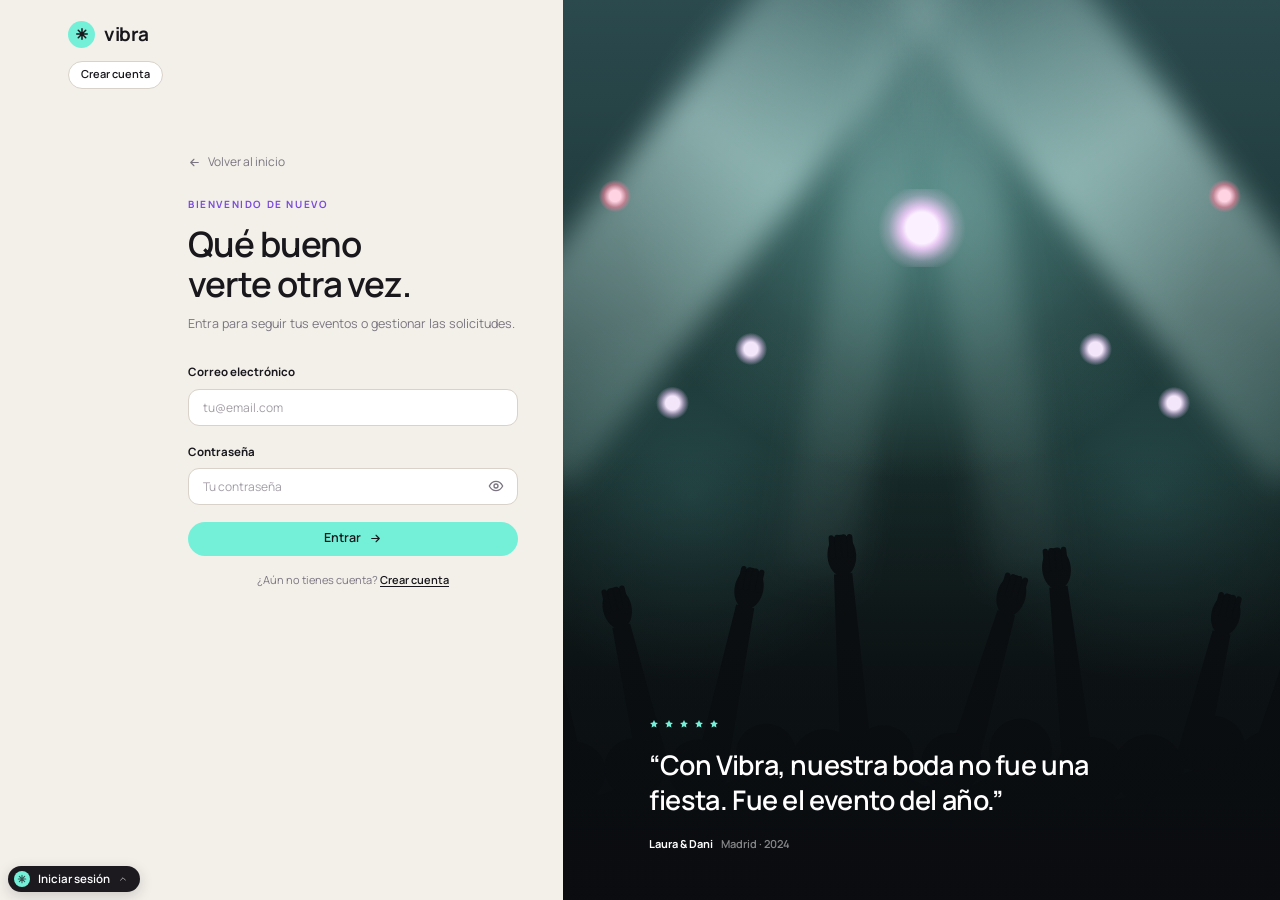
<file: admin/presupuesto.html>
<!DOCTYPE html>
<html lang="es">
<head>
  <meta charset="UTF-8">
  <meta name="viewport" content="width=device-width, initial-scale=1.0">
  <title>Crear presupuesto · Vibra</title>
  <link rel="stylesheet" href="../assets/css/fonts.css">
  <link rel="stylesheet" href="../assets/css/base.css">
  <link rel="stylesheet" href="../assets/css/layout.css">
  <link rel="stylesheet" href="../assets/css/components.css">
  <link rel="stylesheet" href="../assets/css/admin.css">
</head>
<body data-root="../" class="admin-page">
  <div id="app-header"></div>

  <main class="page">
    <div class="container">
      <div class="page-head">
        <div>
          <span class="eyebrow" id="eyebrow">Presupuesto</span>
          <h1 class="h1">Crear presupuesto</h1>
          <p class="lead">Configura la propuesta comercial antes de enviarla al cliente.</p>
        </div>
        <div class="page-head__actions">
          <button class="btn btn--outline" id="btn-borrador" type="button">Guardar borrador</button>
        </div>
      </div>

      <div class="budget" id="presupuesto"></div>
    </div>
  </main>

  <!-- Núcleo, modelos, vistas y controladores (MVC) -->
  <script src="../app/core/utils.js"></script>
  <script src="../app/core/imagenes.js"></script>
  <script src="../app/core/icons.js"></script>
  <script src="../app/core/catalogo.js"></script>
  <script src="../app/core/seed.js"></script>
  <script src="../app/core/store.js"></script>
  <script src="../app/models/UsuarioModel.js"></script>
  <script src="../app/models/SesionModel.js"></script>
  <script src="../app/models/ClienteModel.js"></script>
  <script src="../app/models/SolicitudModel.js"></script>
  <script src="../app/models/BorradorModel.js"></script>
  <script src="../app/models/FotoModel.js"></script>
  <script src="../app/views/components/ModalView.js"></script>
  <script src="../app/views/components/HeaderView.js"></script>
  <script src="../app/views/components/SwitcherView.js"></script>
  <script src="../app/views/components/ServiciosConfigView.js"></script>
  <script src="../app/views/components/FotosView.js"></script>
  <script src="../app/views/components/EventoFormView.js"></script>
  <script src="../app/views/components/ChatView.js"></script>
  <script src="../app/views/components/TablaSolicitudesView.js"></script>
  <script src="../app/controllers/AppController.js"></script>
  <script src="../app/views/admin/PresupuestoView.js"></script>
  <script src="../app/controllers/admin/PresupuestoController.js"></script>
  <script>PresupuestoController.iniciar();</script>
</body>
</html>
</file>
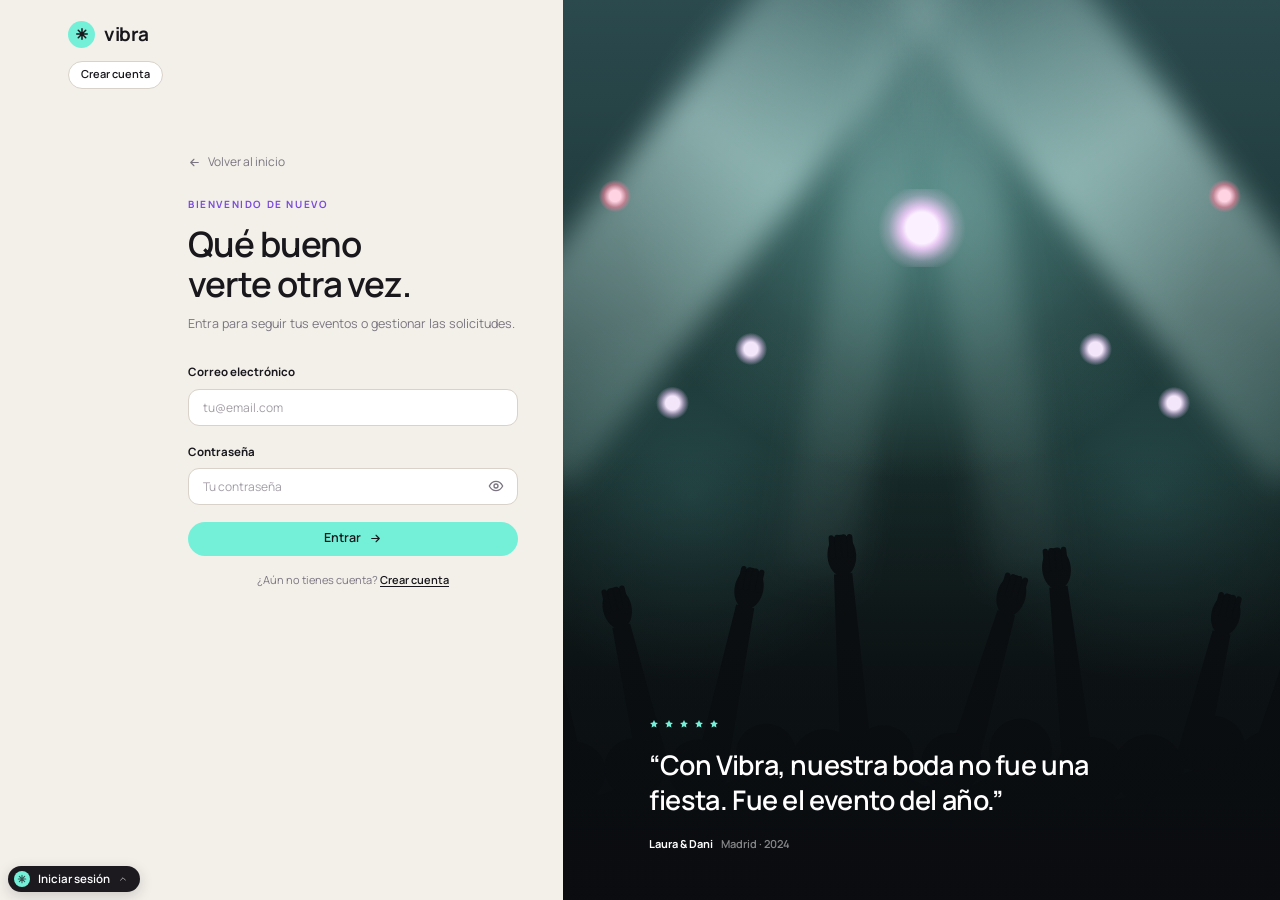
<file: admin/resumen.html>
<!DOCTYPE html>
<html lang="es">
<head>
  <meta charset="UTF-8">
  <meta name="viewport" content="width=device-width, initial-scale=1.0">
  <title>Panel de control · Vibra</title>
  <link rel="stylesheet" href="../assets/css/fonts.css">
  <link rel="stylesheet" href="../assets/css/base.css">
  <link rel="stylesheet" href="../assets/css/layout.css">
  <link rel="stylesheet" href="../assets/css/components.css">
  <link rel="stylesheet" href="../assets/css/admin.css">
</head>
<body data-root="../" class="admin-page">
  <div id="app-header"></div>

  <main class="page">
    <div class="container">
      <div class="page-head">
        <div>
          <span class="eyebrow">Panel de control</span>
          <h1 class="h1" id="saludo">Buenos días, Admin.</h1>
          <p class="lead">Estas son las solicitudes y tareas que necesitan tu atención.</p>
        </div>
        <div class="page-head__actions">
          <button class="btn btn--mint" id="btn-crear" type="button"><i data-icon="plus" class="icon icon--sm"></i> Crear evento manual</button>
        </div>
      </div>

      <section class="stats" id="stats"></section>

      <section class="card">
        <div class="requests__head">
          <div>
            <h2 class="h2">Solicitudes recientes</h2>
            <p>Revisa, prepara presupuestos y confirma eventos.</p>
          </div>
          <div class="filters" id="filtros">
            <button class="filter is-active" type="button" data-filtro="todas">Todas</button>
            <button class="filter" type="button" data-filtro="nueva">Nueva</button>
            <button class="filter" type="button" data-filtro="revision">En revisión</button>
            <button class="filter" type="button" data-filtro="confirmada">Confirmada</button>
          </div>
        </div>
        <div class="table-wrap">
          <table class="table">
            <thead><tr><th>Cliente / Solicitud</th><th>Evento</th><th>Presupuesto</th><th>Estado</th><th class="th-right">Acciones</th></tr></thead>
            <tbody id="tabla"></tbody>
          </table>
        </div>
      </section>
    </div>
  </main>

  <!-- Núcleo, modelos, vistas y controladores (MVC) -->
  <script src="../app/core/utils.js"></script>
  <script src="../app/core/imagenes.js"></script>
  <script src="../app/core/icons.js"></script>
  <script src="../app/core/catalogo.js"></script>
  <script src="../app/core/seed.js"></script>
  <script src="../app/core/store.js"></script>
  <script src="../app/models/UsuarioModel.js"></script>
  <script src="../app/models/SesionModel.js"></script>
  <script src="../app/models/ClienteModel.js"></script>
  <script src="../app/models/SolicitudModel.js"></script>
  <script src="../app/models/BorradorModel.js"></script>
  <script src="../app/models/FotoModel.js"></script>
  <script src="../app/views/components/ModalView.js"></script>
  <script src="../app/views/components/HeaderView.js"></script>
  <script src="../app/views/components/SwitcherView.js"></script>
  <script src="../app/views/components/ServiciosConfigView.js"></script>
  <script src="../app/views/components/FotosView.js"></script>
  <script src="../app/views/components/EventoFormView.js"></script>
  <script src="../app/views/components/ChatView.js"></script>
  <script src="../app/views/components/TablaSolicitudesView.js"></script>
  <script src="../app/controllers/AppController.js"></script>
  <script src="../app/views/admin/ResumenView.js"></script>
  <script src="../app/controllers/admin/ResumenController.js"></script>
  <script>ResumenController.iniciar();</script>
</body>
</html>
</file>
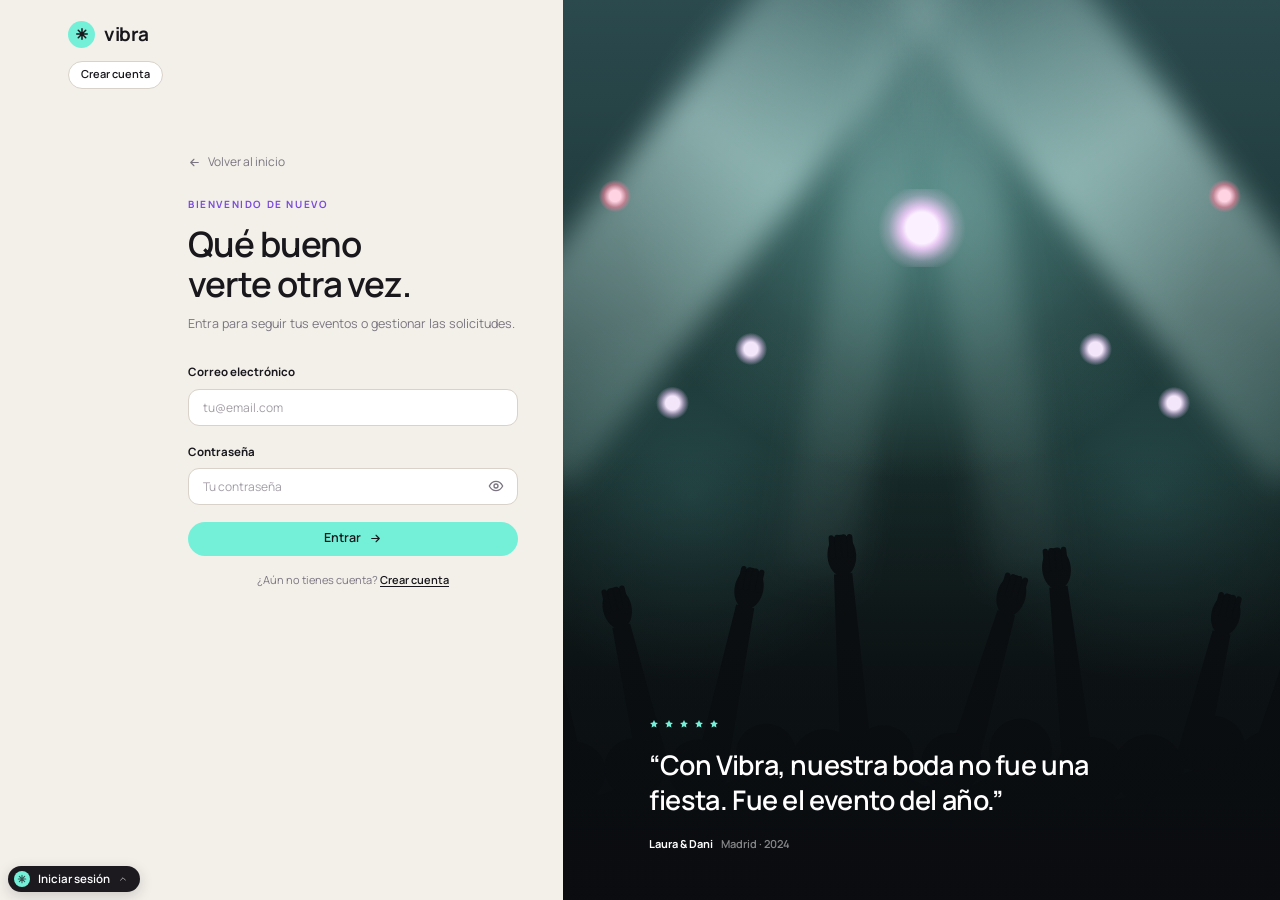
<file: admin/solicitudes.html>
<!DOCTYPE html>
<html lang="es">
<head>
  <meta charset="UTF-8">
  <meta name="viewport" content="width=device-width, initial-scale=1.0">
  <title>Solicitudes · Vibra</title>
  <link rel="stylesheet" href="../assets/css/fonts.css">
  <link rel="stylesheet" href="../assets/css/base.css">
  <link rel="stylesheet" href="../assets/css/layout.css">
  <link rel="stylesheet" href="../assets/css/components.css">
  <link rel="stylesheet" href="../assets/css/admin.css">
</head>
<body data-root="../" class="admin-page">
  <div id="app-header"></div>

  <main class="page">
    <div class="container">
      <div class="page-head">
        <div>
          <span class="eyebrow">Gestión</span>
          <h1 class="h1">Solicitudes</h1>
          <p class="lead">Todas las solicitudes recibidas desde la web y las creadas manualmente.</p>
        </div>
        <div class="page-head__actions">
          <button class="btn btn--mint" id="btn-crear" type="button"><i data-icon="plus" class="icon icon--sm"></i> Crear evento manual</button>
        </div>
      </div>

      <section class="card">
        <div class="requests__head">
          <div>
            <h2 class="h2">Listado completo</h2>
            <p id="contador"></p>
          </div>
          <div class="requests__tools">
            <input class="search-input" id="buscar" type="search" placeholder="Buscar por cliente, correo o código…">
            <div class="filters" id="filtros">
              <button class="filter is-active" type="button" data-filtro="todas">Todas</button>
              <button class="filter" type="button" data-filtro="nueva">Nueva</button>
              <button class="filter" type="button" data-filtro="revision">En revisión</button>
              <button class="filter" type="button" data-filtro="propuesta">Propuesta enviada</button>
              <button class="filter" type="button" data-filtro="confirmada">Confirmada</button>
            </div>
          </div>
        </div>
        <div class="table-wrap">
          <table class="table">
            <thead><tr><th>Cliente / Solicitud</th><th>Evento</th><th>Presupuesto</th><th>Estado</th><th class="th-right">Acciones</th></tr></thead>
            <tbody id="tabla"></tbody>
          </table>
        </div>
      </section>
    </div>
  </main>

  <!-- Núcleo, modelos, vistas y controladores (MVC) -->
  <script src="../app/core/utils.js"></script>
  <script src="../app/core/imagenes.js"></script>
  <script src="../app/core/icons.js"></script>
  <script src="../app/core/catalogo.js"></script>
  <script src="../app/core/seed.js"></script>
  <script src="../app/core/store.js"></script>
  <script src="../app/models/UsuarioModel.js"></script>
  <script src="../app/models/SesionModel.js"></script>
  <script src="../app/models/ClienteModel.js"></script>
  <script src="../app/models/SolicitudModel.js"></script>
  <script src="../app/models/BorradorModel.js"></script>
  <script src="../app/models/FotoModel.js"></script>
  <script src="../app/views/components/ModalView.js"></script>
  <script src="../app/views/components/HeaderView.js"></script>
  <script src="../app/views/components/SwitcherView.js"></script>
  <script src="../app/views/components/ServiciosConfigView.js"></script>
  <script src="../app/views/components/FotosView.js"></script>
  <script src="../app/views/components/EventoFormView.js"></script>
  <script src="../app/views/components/ChatView.js"></script>
  <script src="../app/views/components/TablaSolicitudesView.js"></script>
  <script src="../app/controllers/AppController.js"></script>
  <script src="../app/views/admin/ResumenView.js"></script>
  <script src="../app/controllers/admin/ResumenController.js"></script>
  <script>SolicitudesController.iniciar();</script>
</body>
</html>
</file>
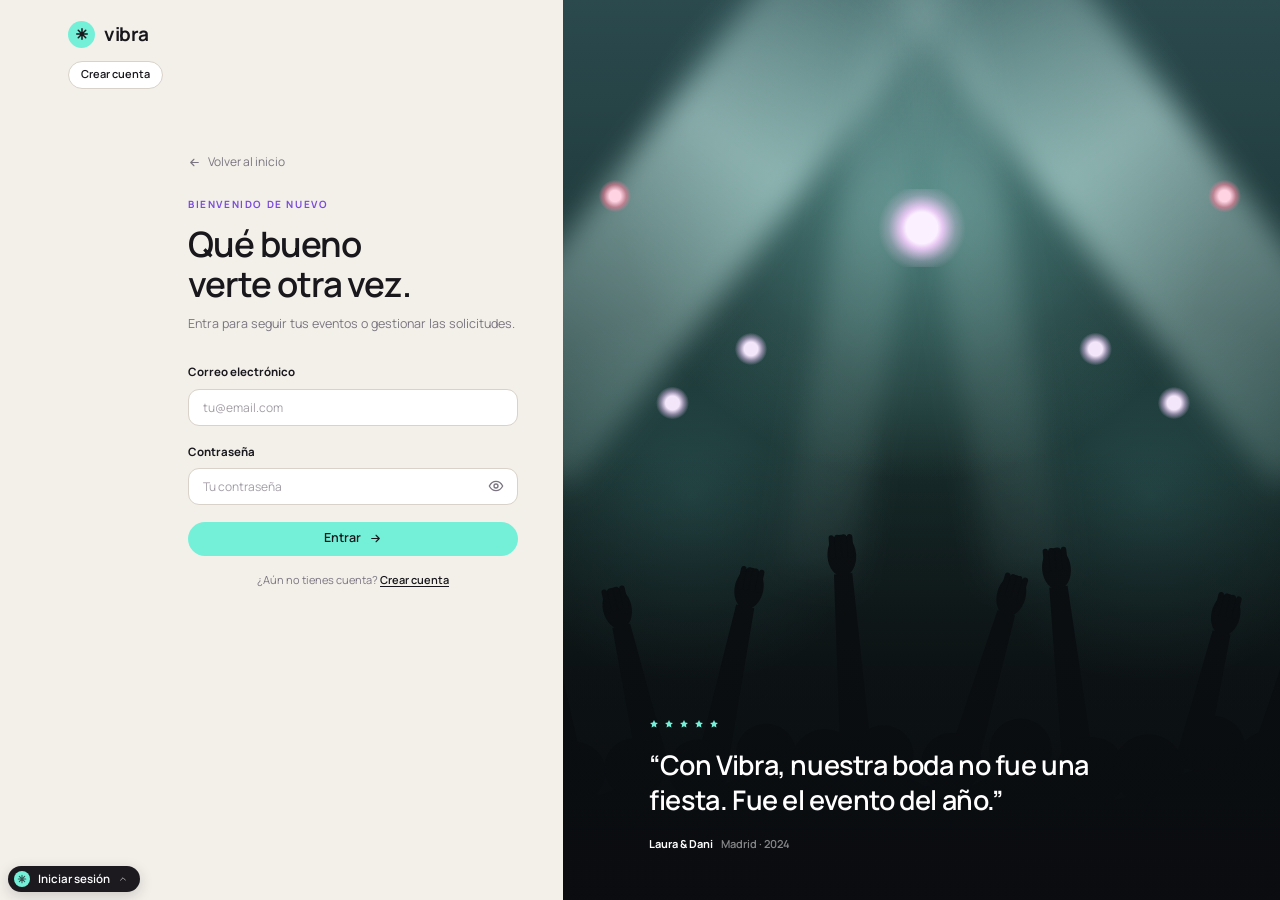
<file: cliente/detalles.html>
<!DOCTYPE html>
<html lang="es">
<head>
  <meta charset="UTF-8">
  <meta name="viewport" content="width=device-width, initial-scale=1.0">
  <title>Paso 2 · Detalles · Vibra</title>
  <link rel="stylesheet" href="../assets/css/fonts.css">
  <link rel="stylesheet" href="../assets/css/base.css">
  <link rel="stylesheet" href="../assets/css/layout.css">
  <link rel="stylesheet" href="../assets/css/components.css">
  <link rel="stylesheet" href="../assets/css/cliente.css">
</head>
<body data-root="../">
  <div id="app-header"></div>

  <main class="wizard wizard--narrow">
    <div class="container">
      <a class="wizard__back" id="volver-servicios" href="servicios.html"><i data-icon="arrowLeft"></i> Volver a servicios</a>
      <span class="eyebrow wizard__eyebrow">Paso 2 de 3</span>
      <h1 class="wizard__title">Háblanos de tu <span class="serif-accent">gran día.</span></h1>
      <p class="wizard__lead">Con estos datos podremos preparar una propuesta que encaje de verdad contigo.</p>

      <form class="form-card stack" id="form-detalles" novalidate>
        <div class="field" data-campo="tipo">
          <span class="field__label">¿Qué estás celebrando?</span>
          <input type="hidden" name="tipo">
          <div class="choice-grid" data-tipos></div>
        </div>

        <div class="grid-2">
          <div class="field">
            <label for="fecha">Fecha del evento</label>
            <div class="input-date"><i data-icon="calendar"></i><input class="input" type="date" id="fecha" name="fecha"></div>
          </div>
          <div class="field">
            <label for="invitados">Número de invitados</label>
            <select class="select" id="invitados" name="invitados"></select>
          </div>
        </div>

        <div class="grid-2">
          <div class="field">
            <label for="ciudad">Ciudad o localidad</label>
            <input class="input" id="ciudad" name="ciudad" placeholder="Ej. Madrid">
          </div>
          <div class="field">
            <label for="espacio">Tipo de espacio</label>
            <select class="select" id="espacio" name="espacio"></select>
          </div>
        </div>

        <div class="form-card__section">Detalles de los servicios</div>
        <p class="form-card__note">Personaliza el equipo que necesitaremos preparar para tu evento.</p>
        <div data-config></div>

        <div class="form-card__section">Fotos del lugar</div>
        <p class="form-card__note">Opcional. Nos ayudan a saber cuántos equipos llevar y dónde ubicarlos.</p>
        <div data-fotos></div>

        <div class="field">
          <label for="notas">Cuéntanos algo más <span class="optional">(opcional)</span></label>
          <textarea class="textarea" id="notas" name="notas" rows="3" placeholder="Horario aproximado, nombre del espacio, ideas que tienes en mente..."></textarea>
        </div>

        <div class="form-card__foot">
          <button class="btn btn--mint" type="submit">Revisar solicitud <i data-icon="arrowRight" class="icon icon--sm"></i></button>
        </div>
      </form>
    </div>
  </main>

  <!-- Núcleo, modelos, vistas y controladores (MVC) -->
  <script src="../app/core/utils.js"></script>
  <script src="../app/core/imagenes.js"></script>
  <script src="../app/core/icons.js"></script>
  <script src="../app/core/catalogo.js"></script>
  <script src="../app/core/seed.js"></script>
  <script src="../app/core/store.js"></script>
  <script src="../app/models/UsuarioModel.js"></script>
  <script src="../app/models/SesionModel.js"></script>
  <script src="../app/models/ClienteModel.js"></script>
  <script src="../app/models/SolicitudModel.js"></script>
  <script src="../app/models/BorradorModel.js"></script>
  <script src="../app/models/FotoModel.js"></script>
  <script src="../app/views/components/ModalView.js"></script>
  <script src="../app/views/components/HeaderView.js"></script>
  <script src="../app/views/components/SwitcherView.js"></script>
  <script src="../app/views/components/ServiciosConfigView.js"></script>
  <script src="../app/views/components/FotosView.js"></script>
  <script src="../app/views/components/EventoFormView.js"></script>
  <script src="../app/views/components/ChatView.js"></script>
  <script src="../app/views/components/TablaSolicitudesView.js"></script>
  <script src="../app/controllers/AppController.js"></script>
  <script src="../app/views/WizardView.js"></script>
  <script src="../app/controllers/WizardController.js"></script>
  <script>WizardController.detalles();</script>
</body>
</html>
</file>
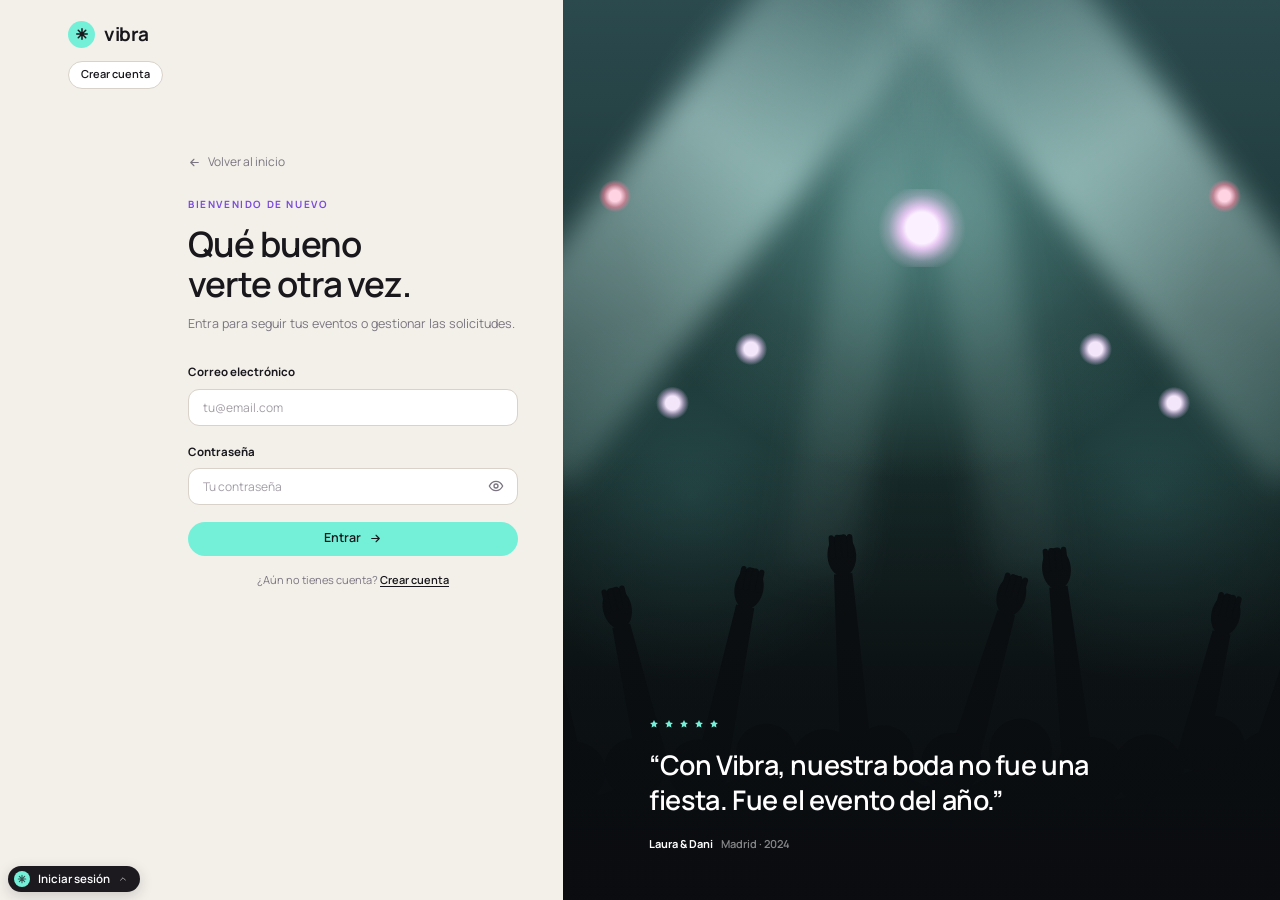
<file: cliente/panel.html>
<!DOCTYPE html>
<html lang="es">
<head>
  <meta charset="UTF-8">
  <meta name="viewport" content="width=device-width, initial-scale=1.0">
  <title>Panel del cliente · Vibra</title>
  <link rel="stylesheet" href="../assets/css/fonts.css">
  <link rel="stylesheet" href="../assets/css/base.css">
  <link rel="stylesheet" href="../assets/css/layout.css">
  <link rel="stylesheet" href="../assets/css/components.css">
  <link rel="stylesheet" href="../assets/css/cliente.css">
</head>
<body data-root="../">
  <div id="app-header"></div>

  <main class="page">
    <div class="container">
      <div class="page-head">
        <div>
          <span class="eyebrow eyebrow--normal">Panel del cliente</span>
          <h1 class="h1">Todo bajo control.</h1>
          <p class="lead">Aquí podrás seguir tus eventos, propuestas y mensajes.</p>
        </div>
        <div class="page-head__actions">
          <a class="btn btn--mint" href="servicios.html?nuevo=1"><i data-icon="plus" class="icon icon--sm"></i> Nuevo evento</a>
        </div>
      </div>

      <div class="panel-grid">
        <div>
          <div id="evento-principal"></div>
          <div id="otros-eventos"></div>
        </div>
        <aside class="panel-side">
          <section class="card card--mint side-card side-card--mint">
            <div class="side-card__label">Siguiente paso</div>
            <h2 class="side-card__title">Recibirás cada cambio aquí.</h2>
            <p>Las actualizaciones del administrador aparecen en tu panel en tiempo real.</p>
          </section>
          <section class="card card--dark side-card side-card--dark">
            <div class="side-card__label">¿Tienes alguna duda?</div>
            <h2 class="side-card__title">Habla con tu asesor</h2>
            <a class="side-card__link" href="#" id="abrir-conversacion">Abrir conversación <i data-icon="longArrow"></i></a>
          </section>
        </aside>
      </div>
    </div>
  </main>

  <!-- Núcleo, modelos, vistas y controladores (MVC) -->
  <script src="../app/core/utils.js"></script>
  <script src="../app/core/imagenes.js"></script>
  <script src="../app/core/icons.js"></script>
  <script src="../app/core/catalogo.js"></script>
  <script src="../app/core/seed.js"></script>
  <script src="../app/core/store.js"></script>
  <script src="../app/models/UsuarioModel.js"></script>
  <script src="../app/models/SesionModel.js"></script>
  <script src="../app/models/ClienteModel.js"></script>
  <script src="../app/models/SolicitudModel.js"></script>
  <script src="../app/models/BorradorModel.js"></script>
  <script src="../app/models/FotoModel.js"></script>
  <script src="../app/views/components/ModalView.js"></script>
  <script src="../app/views/components/HeaderView.js"></script>
  <script src="../app/views/components/SwitcherView.js"></script>
  <script src="../app/views/components/ServiciosConfigView.js"></script>
  <script src="../app/views/components/FotosView.js"></script>
  <script src="../app/views/components/EventoFormView.js"></script>
  <script src="../app/views/components/ChatView.js"></script>
  <script src="../app/views/components/TablaSolicitudesView.js"></script>
  <script src="../app/controllers/AppController.js"></script>
  <script src="../app/views/PanelClienteView.js"></script>
  <script src="../app/controllers/PanelClienteController.js"></script>
  <script>PanelClienteController.iniciar();</script>
</body>
</html>
</file>
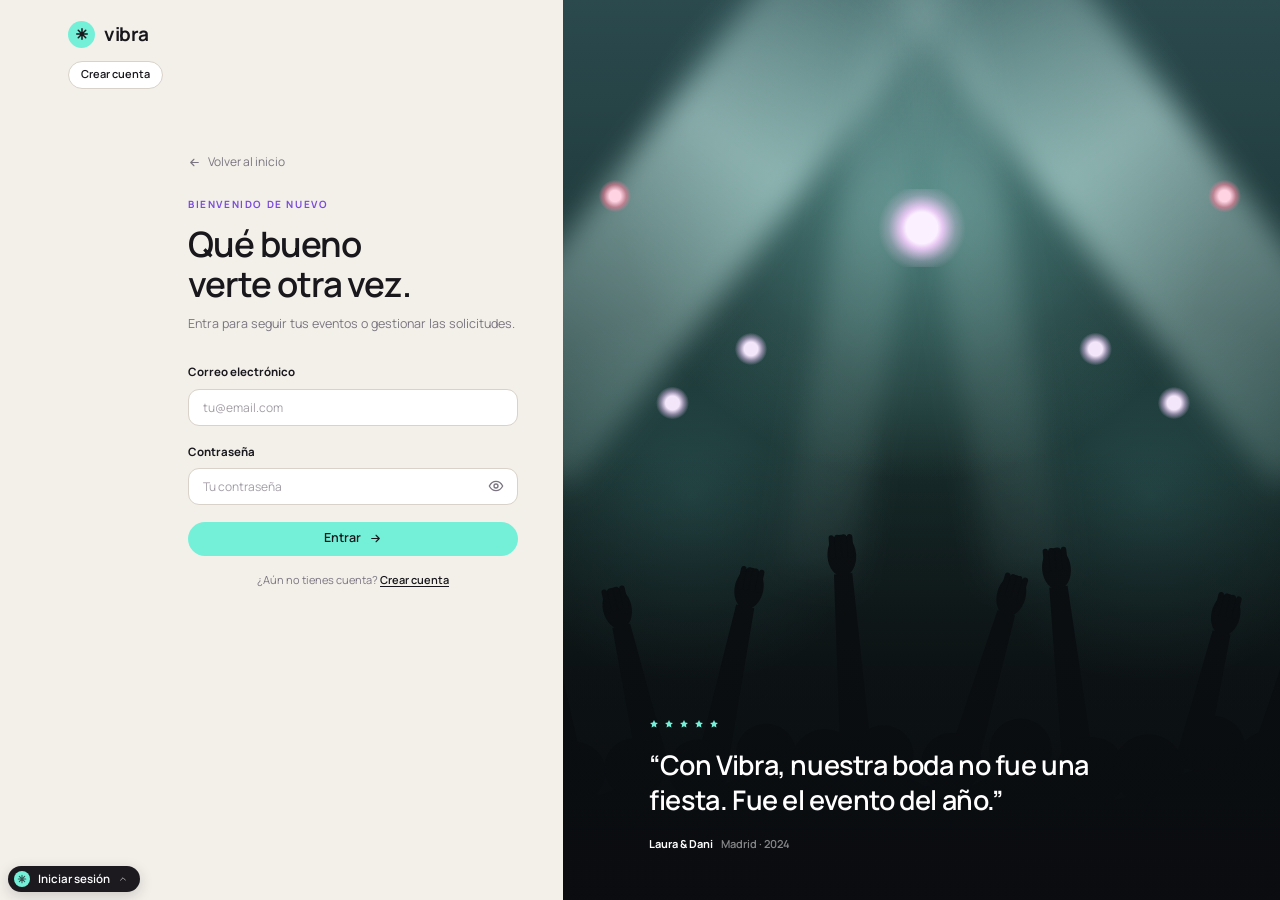
<file: cliente/revisar.html>
<!DOCTYPE html>
<html lang="es">
<head>
  <meta charset="UTF-8">
  <meta name="viewport" content="width=device-width, initial-scale=1.0">
  <title>Paso 3 · Revisar · Vibra</title>
  <link rel="stylesheet" href="../assets/css/fonts.css">
  <link rel="stylesheet" href="../assets/css/base.css">
  <link rel="stylesheet" href="../assets/css/layout.css">
  <link rel="stylesheet" href="../assets/css/components.css">
  <link rel="stylesheet" href="../assets/css/cliente.css">
</head>
<body data-root="../">
  <div id="app-header"></div>

  <main class="wizard wizard--narrow">
    <div class="container">
      <a class="wizard__back" href="detalles.html"><i data-icon="arrowLeft"></i> Volver a los detalles</a>
      <span class="eyebrow wizard__eyebrow">Paso 3 de 3</span>
      <h1 class="wizard__title">Revisa tu <span class="serif-accent">solicitud.</span></h1>
      <p class="wizard__lead">Comprueba que todo está bien. Nuestro equipo la revisará y te enviará una propuesta a tu panel.</p>

      <section class="form-card review">
        <dl id="resumen"></dl>
        <div class="review__foot">
          <a class="link-purple small" href="detalles.html">Editar detalles</a>
          <button class="btn btn--mint" id="btn-enviar" type="button">Enviar solicitud</button>
        </div>
      </section>
    </div>
  </main>

  <!-- Núcleo, modelos, vistas y controladores (MVC) -->
  <script src="../app/core/utils.js"></script>
  <script src="../app/core/imagenes.js"></script>
  <script src="../app/core/icons.js"></script>
  <script src="../app/core/catalogo.js"></script>
  <script src="../app/core/seed.js"></script>
  <script src="../app/core/store.js"></script>
  <script src="../app/models/UsuarioModel.js"></script>
  <script src="../app/models/SesionModel.js"></script>
  <script src="../app/models/ClienteModel.js"></script>
  <script src="../app/models/SolicitudModel.js"></script>
  <script src="../app/models/BorradorModel.js"></script>
  <script src="../app/models/FotoModel.js"></script>
  <script src="../app/views/components/ModalView.js"></script>
  <script src="../app/views/components/HeaderView.js"></script>
  <script src="../app/views/components/SwitcherView.js"></script>
  <script src="../app/views/components/ServiciosConfigView.js"></script>
  <script src="../app/views/components/FotosView.js"></script>
  <script src="../app/views/components/EventoFormView.js"></script>
  <script src="../app/views/components/ChatView.js"></script>
  <script src="../app/views/components/TablaSolicitudesView.js"></script>
  <script src="../app/controllers/AppController.js"></script>
  <script src="../app/views/WizardView.js"></script>
  <script src="../app/controllers/WizardController.js"></script>
  <script>WizardController.revisar();</script>
</body>
</html>
</file>
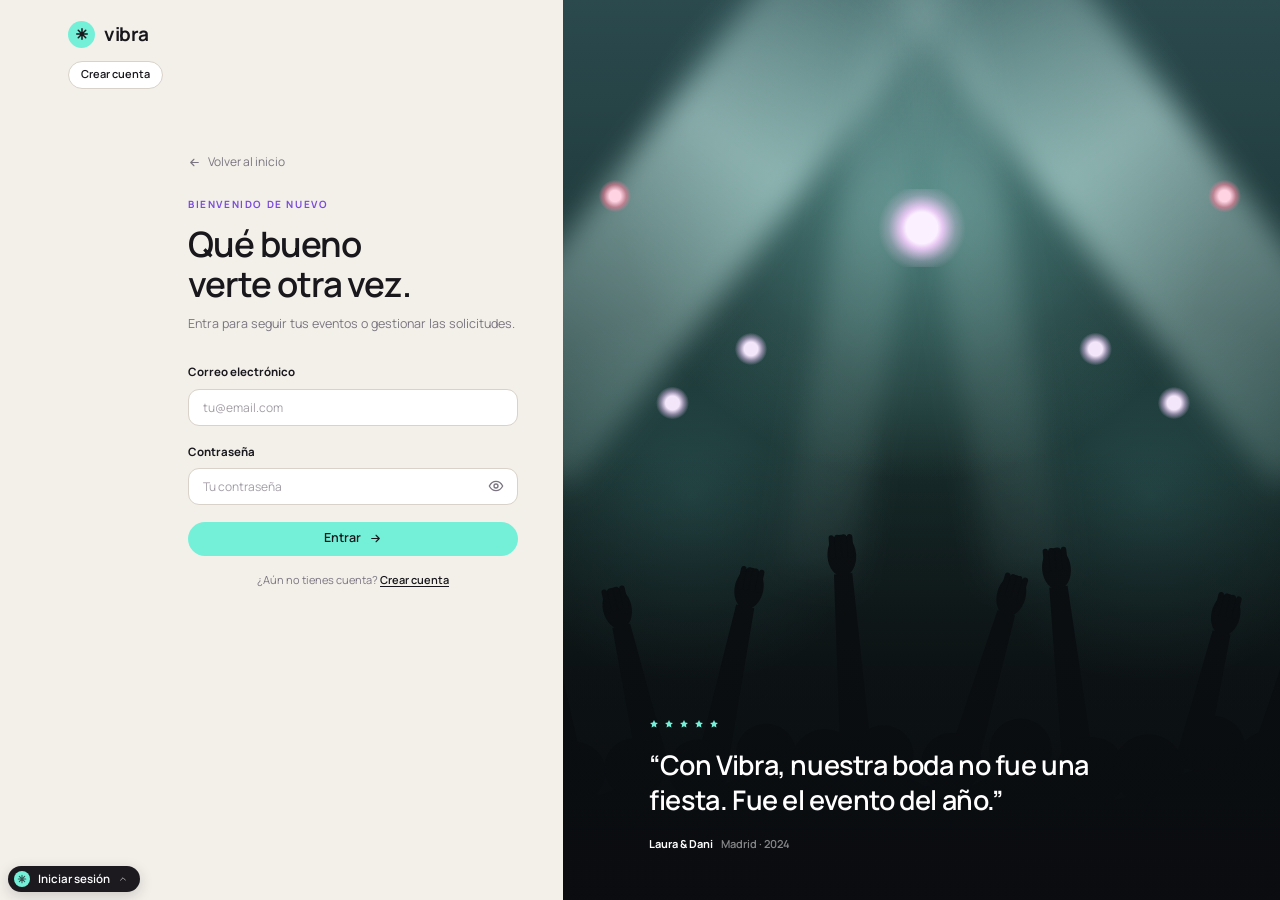
<file: cliente/servicios.html>
<!DOCTYPE html>
<html lang="es">
<head>
  <meta charset="UTF-8">
  <meta name="viewport" content="width=device-width, initial-scale=1.0">
  <title>Paso 1 · Servicios · Vibra</title>
  <link rel="stylesheet" href="../assets/css/fonts.css">
  <link rel="stylesheet" href="../assets/css/base.css">
  <link rel="stylesheet" href="../assets/css/layout.css">
  <link rel="stylesheet" href="../assets/css/components.css">
  <link rel="stylesheet" href="../assets/css/cliente.css">
</head>
<body data-root="../">
  <div id="app-header"></div>

  <main class="wizard">
    <div class="container">
      <div class="step-pill" style="--p:33%"><b>PASO 1 DE 3</b><i></i></div>
      <h1 class="wizard__title">¿Qué necesita tu <span class="serif-accent">evento?</span></h1>
      <p class="wizard__lead">Selecciona todos los servicios que te interesan. Después afinaremos cada detalle contigo.</p>

      <div class="services" id="servicios"></div>

      <div class="selection-bar">
        <div>
          <small id="seleccion-titulo">Aún no has seleccionado servicios</small>
          <strong id="seleccion-texto">Tu evento empieza a tomar forma.</strong>
        </div>
        <button class="btn btn--mint" id="btn-continuar" type="button">Continuar <i data-icon="arrowRight" class="icon icon--sm"></i></button>
      </div>
    </div>
  </main>

  <!-- Núcleo, modelos, vistas y controladores (MVC) -->
  <script src="../app/core/utils.js"></script>
  <script src="../app/core/imagenes.js"></script>
  <script src="../app/core/icons.js"></script>
  <script src="../app/core/catalogo.js"></script>
  <script src="../app/core/seed.js"></script>
  <script src="../app/core/store.js"></script>
  <script src="../app/models/UsuarioModel.js"></script>
  <script src="../app/models/SesionModel.js"></script>
  <script src="../app/models/ClienteModel.js"></script>
  <script src="../app/models/SolicitudModel.js"></script>
  <script src="../app/models/BorradorModel.js"></script>
  <script src="../app/models/FotoModel.js"></script>
  <script src="../app/views/components/ModalView.js"></script>
  <script src="../app/views/components/HeaderView.js"></script>
  <script src="../app/views/components/SwitcherView.js"></script>
  <script src="../app/views/components/ServiciosConfigView.js"></script>
  <script src="../app/views/components/FotosView.js"></script>
  <script src="../app/views/components/EventoFormView.js"></script>
  <script src="../app/views/components/ChatView.js"></script>
  <script src="../app/views/components/TablaSolicitudesView.js"></script>
  <script src="../app/controllers/AppController.js"></script>
  <script src="../app/views/WizardView.js"></script>
  <script src="../app/controllers/WizardController.js"></script>
  <script>WizardController.servicios();</script>
</body>
</html>
</file>
<file: assets/css/fonts.css>
/* =========================================================
   VIBRA · fonts.css
   Fuentes locales (Manrope y Playfair Display, licencia OFL)
   Así el proyecto funciona también sin conexión.
   ========================================================= */
@font-face { font-family: 'Manrope'; font-style: normal; font-weight: 400; font-display: swap; src: url('../fonts/manrope-latin-400-normal.woff2') format('woff2'); }
@font-face { font-family: 'Manrope'; font-style: normal; font-weight: 500; font-display: swap; src: url('../fonts/manrope-latin-500-normal.woff2') format('woff2'); }
@font-face { font-family: 'Manrope'; font-style: normal; font-weight: 600; font-display: swap; src: url('../fonts/manrope-latin-600-normal.woff2') format('woff2'); }
@font-face { font-family: 'Manrope'; font-style: normal; font-weight: 700; font-display: swap; src: url('../fonts/manrope-latin-700-normal.woff2') format('woff2'); }
@font-face { font-family: 'Manrope'; font-style: normal; font-weight: 800; font-display: swap; src: url('../fonts/manrope-latin-800-normal.woff2') format('woff2'); }
@font-face { font-family: 'Playfair Display'; font-style: italic; font-weight: 500; font-display: swap; src: url('../fonts/playfair-display-latin-500-italic.woff2') format('woff2'); }
@font-face { font-family: 'Playfair Display'; font-style: italic; font-weight: 600; font-display: swap; src: url('../fonts/playfair-display-latin-600-italic.woff2') format('woff2'); }
</file>
<file: assets/css/base.css>
/* =========================================================
   VIBRA · base.css
   Tokens de diseño, reset, tipografía, botones y formularios
   (Las fuentes se declaran en fonts.css)
   ========================================================= */
:root {
  /* Superficies */
  --bg: #F3F0EA;
  --bg-soft: #F7F5F1;
  --surface: #FFFFFF;
  --dark: #1C1A1F;
  --dark-2: #2A272E;

  /* Texto */
  --ink: #19171C;
  --ink-2: #3B3740;
  --muted: #7A7580;
  --muted-2: #A39EA6;

  /* Líneas */
  --line: #E7E2DA;
  --line-strong: #D8D2C8;

  /* Marca */
  --mint: #74F0D9;
  --mint-hover: #5FE6CD;
  --mint-ink: #1E8C76;
  --mint-soft: #DAF8F1;
  --purple: #7A4CDB;
  --purple-soft: #EEE8FC;
  --orange: #D9692A;
  --orange-soft: #FDEADC;
  --blue: #3F6E9E;
  --blue-soft: #E2ECF6;
  --pink: #C94C73;
  --pink-soft: #FBE4EB;
  --grey-soft: #F0EEEB;
  --red: #C8354E;
  --red-soft: #FBE8EB;

  /* Forma */
  --radius-sm: 8px;
  --radius: 12px;
  --radius-lg: 18px;
  --pill: 999px;
  --shadow: 0 1px 2px rgba(25, 23, 28, .04);
  --shadow-lg: 0 24px 60px rgba(25, 23, 28, .18);

  --font: 'Manrope', system-ui, -apple-system, 'Segoe UI', sans-serif;
  --font-serif: 'Playfair Display', Georgia, serif;
  --container: 928px;
}

/* ---------- Reset ---------- */
*, *::before, *::after { box-sizing: border-box; }
html, body { margin: 0; padding: 0; }
body {
  font-family: var(--font);
  font-size: 14px;
  line-height: 1.5;
  color: var(--ink);
  background: var(--bg);
  -webkit-font-smoothing: antialiased;
  min-height: 100vh;
}
img, svg { display: block; max-width: 100%; }
button, input, select, textarea { font: inherit; color: inherit; }
button { cursor: pointer; background: none; border: 0; padding: 0; }
a { color: inherit; text-decoration: none; }
h1, h2, h3, h4, p { margin: 0; }
ul { margin: 0; padding: 0; list-style: none; }
[hidden] { display: none !important; }

/* ---------- Tipografía ---------- */
.eyebrow {
  font-size: 10px;
  font-weight: 700;
  letter-spacing: .16em;
  text-transform: uppercase;
  color: var(--purple);
}
.eyebrow--normal { letter-spacing: .02em; text-transform: none; font-size: 11px; font-weight: 600; }
.h1 { font-size: 29px; font-weight: 600; letter-spacing: -.025em; line-height: 1.15; }
.h1--xl { font-size: 44px; letter-spacing: -.03em; line-height: 1.08; }
.h2 { font-size: 18px; font-weight: 600; letter-spacing: -.01em; }
.h3 { font-size: 15px; font-weight: 600; }
.lead { color: var(--muted); font-size: 12px; margin-top: 6px; }
.serif-accent { font-family: var(--font-serif); font-style: italic; font-weight: 500; color: var(--purple); letter-spacing: -.01em; }
.muted { color: var(--muted); }
.small { font-size: 12px; }
.tiny { font-size: 11px; }
.label-cap {
  font-size: 9.5px; font-weight: 700; letter-spacing: .1em;
  text-transform: uppercase; color: var(--muted);
}
.strong { font-weight: 700; }
.link-purple { color: var(--purple); font-weight: 600; }
.link-purple:hover { text-decoration: underline; }

/* ---------- Iconos ---------- */
.icon { width: 16px; height: 16px; flex-shrink: 0; }
.icon--sm { width: 13px; height: 13px; }
.icon--xs { width: 11px; height: 11px; }
.icon--lg { width: 20px; height: 20px; }

/* ---------- Botones ---------- */
.btn {
  display: inline-flex; align-items: center; justify-content: center; gap: 8px;
  height: 34px; padding: 0 18px;
  border-radius: var(--pill);
  font-size: 12.5px; font-weight: 600; white-space: nowrap;
  transition: background .15s, border-color .15s, transform .1s, opacity .15s;
}
.btn:active { transform: translateY(1px); }
.btn:disabled { opacity: .45; cursor: not-allowed; transform: none; }
.btn--mint { background: var(--mint); color: var(--ink); }
.btn--mint:hover:not(:disabled) { background: var(--mint-hover); }
.btn--dark { background: var(--dark); color: #fff; }
.btn--dark:hover:not(:disabled) { background: var(--dark-2); }
.btn--outline { background: var(--surface); border: 1px solid var(--line-strong); color: var(--ink); }
.btn--outline:hover:not(:disabled) { border-color: var(--ink); }
.btn--ghost-light { border: 1px solid rgba(255,255,255,.35); color: #fff; }
.btn--ghost-light:hover { border-color: #fff; }
.btn--danger { border: 1px solid var(--red); color: var(--red); background: var(--surface); }
.btn--danger:hover { background: var(--red-soft); }
.btn--danger-solid { background: var(--red); color: #fff; }
.btn--block { width: 100%; }
.btn--sm { height: 32px; padding: 0 14px; font-size: 12px; }
.btn--lg { height: 44px; padding: 0 24px; }

.icon-btn {
  width: 29px; height: 29px; border-radius: 50%;
  display: inline-flex; align-items: center; justify-content: center;
  border: 1px solid var(--line-strong); color: var(--ink-2); background: var(--surface);
  transition: border-color .15s, background .15s;
}
.icon-btn:hover { border-color: var(--ink); }
.icon-btn .icon { width: 12px; height: 12px; }
.icon-btn--dark { background: var(--dark); border-color: var(--dark); color: #fff; }
.icon-btn--dark:hover { background: var(--dark-2); }
.icon-btn--dark:disabled { background: #A9A6AB; border-color: #A9A6AB; cursor: not-allowed; }
.icon-btn--lg { width: 30px; height: 30px; }

/* ---------- Formularios ---------- */
.field { display: flex; flex-direction: column; gap: 6px; min-width: 0; }
.field > label, .field__label { font-size: 11.5px; font-weight: 700; color: var(--ink); }
.field__hint { font-size: 11px; color: var(--muted); }
.field__error { font-size: 11px; color: var(--red); min-height: 0; }

.input, .select, .textarea {
  width: 100%;
  height: 40px;
  padding: 0 14px;
  background: var(--surface);
  border: 1px solid var(--line-strong);
  border-radius: 10px;
  font-size: 13px;
  outline: none;
  transition: border-color .15s, box-shadow .15s;
}
.input::placeholder, .textarea::placeholder { color: var(--muted-2); }
.input:focus, .select:focus, .textarea:focus {
  border-color: var(--purple);
  box-shadow: 0 0 0 3px rgba(122, 76, 219, .12);
}
.input.is-invalid, .select.is-invalid, .textarea.is-invalid { border-color: var(--red); }
.textarea { height: auto; min-height: 86px; padding: 12px 14px; resize: vertical; line-height: 1.5; }
.select {
  appearance: none; -webkit-appearance: none;
  padding-right: 38px;
  background-image: url("data:image/svg+xml,%3Csvg xmlns='http://www.w3.org/2000/svg' viewBox='0 0 24 24' fill='none' stroke='%2319171C' stroke-width='2.6' stroke-linecap='round' stroke-linejoin='round'%3E%3Cpath d='m6 9 6 6 6-6'/%3E%3C/svg%3E");
  background-repeat: no-repeat;
  background-position: right 12px center;
  background-size: 16px;
  cursor: pointer;
}
.input-group { position: relative; }
.input-group .input { padding-right: 42px; }
.input-group__btn {
  position: absolute; right: 10px; top: 50%; transform: translateY(-50%);
  color: var(--muted); padding: 4px;
}
.input-group__btn:hover { color: var(--ink); }
.input-group--icon .input { padding-left: 38px; padding-right: 14px; }
.input-group__icon { position: absolute; left: 13px; top: 50%; transform: translateY(-50%); color: var(--muted); pointer-events: none; }

.checkbox { display: flex; align-items: center; gap: 10px; font-size: 12px; color: var(--muted); cursor: pointer; }
.checkbox input { width: 14px; height: 14px; accent-color: var(--ink); margin: 0; cursor: pointer; }
.checkbox a { color: var(--ink); font-weight: 600; text-decoration: underline; text-underline-offset: 2px; }

.grid-2 { display: grid; grid-template-columns: 1fr 1fr; gap: 14px; }
.grid-3 { display: grid; grid-template-columns: repeat(3, 1fr); gap: 14px; }
.stack { display: flex; flex-direction: column; gap: 16px; }
.row { display: flex; align-items: center; gap: 10px; }
.row--between { justify-content: space-between; }
.span-2 { grid-column: span 2; }
.span-all { grid-column: 1 / -1; }

/* ---------- Badges ---------- */
.badge {
  display: inline-flex; align-items: center;
  height: 21px; padding: 0 10px;
  border-radius: var(--pill);
  font-size: 9.5px; font-weight: 700; white-space: nowrap;
}
.badge--nueva { background: var(--purple-soft); color: var(--purple); }
.badge--revision { background: var(--orange-soft); color: var(--orange); }
.badge--propuesta { background: var(--blue-soft); color: var(--blue); }
.badge--confirmada { background: var(--mint-soft); color: var(--mint-ink); }
.badge--pagado { background: var(--mint-soft); color: var(--mint-ink); }
.badge--pendiente { background: var(--orange-soft); color: var(--orange); }

/* ---------- Avatar ---------- */
.avatar {
  width: 32px; height: 32px; border-radius: 50%;
  background: var(--dark); color: #fff;
  display: inline-flex; align-items: center; justify-content: center;
  font-size: 10px; font-weight: 800; letter-spacing: .02em; flex-shrink: 0;
}
.avatar--mint { background: var(--mint); color: var(--ink); }
.avatar--purple { background: var(--purple); color: #fff; }
.avatar--lg { width: 34px; height: 34px; font-size: 11px; }

/* ---------- Tonos para iconos de servicio / stats ---------- */
.tone { display: inline-flex; align-items: center; justify-content: center; border-radius: 8px; flex-shrink: 0; }
.tone--purple { background: var(--purple-soft); color: var(--purple); }
.tone--teal { background: var(--mint-soft); color: var(--mint-ink); }
.tone--orange { background: var(--orange-soft); color: var(--orange); }
.tone--blue { background: var(--blue-soft); color: var(--blue); }
.tone--pink { background: var(--pink-soft); color: var(--pink); }
.tone--grey { background: var(--grey-soft); color: var(--ink-2); }

/* ---------- Utilidades ---------- */
.sr-only { position: absolute; width: 1px; height: 1px; padding: 0; margin: -1px; overflow: hidden; clip: rect(0,0,0,0); border: 0; }
.mt-4 { margin-top: 4px; } .mt-8 { margin-top: 8px; } .mt-16 { margin-top: 16px; } .mt-24 { margin-top: 24px; }
.text-right { text-align: right; }
.truncate { white-space: nowrap; overflow: hidden; text-overflow: ellipsis; }
</file>
<file: assets/css/layout.css>
/* =========================================================
   VIBRA · layout.css
   Cabeceras, contenedores, encabezados de página,
   navegador de vistas (switcher) y notificaciones
   ========================================================= */

.container { width: 100%; max-width: var(--container); margin: 0 auto; padding: 0 24px; }
.container--narrow { max-width: 720px; }
.container--form { max-width: 560px; }

/* ---------- Logo ---------- */
.logo { display: inline-flex; align-items: center; gap: 9px; font-weight: 700; font-size: 19px; letter-spacing: -.02em; }
.logo__mark {
  width: 27px; height: 27px; border-radius: 50%;
  background: var(--mint); color: var(--ink);
  display: inline-flex; align-items: center; justify-content: center;
}
.logo__mark svg { width: 14px; height: 14px; }
.logo--light { color: #fff; }

/* ---------- Cabecera de administración ---------- */
.admin-header { background: var(--dark); color: #fff; }
.admin-header__bar { height: 54px; display: flex; align-items: center; justify-content: space-between; padding-top: 4px; }
.admin-header__brand { display: flex; align-items: center; gap: 12px; }
.pill-tag {
  height: 22px; padding: 0 11px; border-radius: var(--pill);
  background: rgba(255,255,255,.12); color: rgba(255,255,255,.75);
  font-size: 10px; font-weight: 700; display: inline-flex; align-items: center;
}
.admin-header__user { display: flex; align-items: center; gap: 10px; font-size: 12px; }
.admin-header__who { text-align: right; line-height: 1.25; }
.admin-header__who strong { display: block; font-size: 12px; }
.admin-header__who span { font-size: 10.5px; color: rgba(255,255,255,.6); }
.admin-header__logout { color: rgba(255,255,255,.8); font-size: 13px; }
.admin-header__logout:hover { color: #fff; }

.admin-nav { display: flex; gap: 0; margin-left: -13px; }
.admin-nav a {
  position: relative; padding: 13px 13px 14px;
  font-size: 12.5px; color: rgba(255,255,255,.55); font-weight: 500;
  transition: color .15s;
}
.admin-nav a:hover { color: #fff; }
.admin-nav a.is-active { color: #fff; font-weight: 600; }
.admin-nav a.is-active::after {
  content: ''; position: absolute; left: 0; right: 0; bottom: 0;
  height: 2px; background: var(--mint);
}

/* ---------- Cabecera de cliente ---------- */
.client-header { background: var(--bg); border-bottom: 1px solid var(--line); }
.client-header--white { background: var(--surface); }
.client-header__bar { height: 60px; display: flex; align-items: center; justify-content: space-between; }
.client-header__user { position: relative; display: flex; align-items: center; gap: 10px; font-size: 11.5px; font-weight: 600; color: var(--ink-2); }
.client-header__user > button { display: flex; align-items: center; gap: 10px; }
.client-header__user .avatar { width: 30px; height: 30px; }
.client-header__user .avatar svg { width: 13px; height: 13px; }
.steps-bar { display: grid; grid-template-columns: repeat(3, 1fr); gap: 10px; padding-bottom: 14px; margin-top: -4px; }
.steps-bar span { height: 2px; border-radius: 2px; background: var(--line-strong); }
.steps-bar span.is-done { background: var(--purple); }

.dropdown {
  position: absolute; right: 0; top: calc(100% + 8px); z-index: 30;
  min-width: 190px; background: var(--surface); border: 1px solid var(--line);
  border-radius: var(--radius); box-shadow: var(--shadow-lg); padding: 6px;
}
.dropdown__head { padding: 8px 10px; border-bottom: 1px solid var(--line); margin-bottom: 4px; }
.dropdown__head strong { display: block; font-size: 12px; }
.dropdown__head span { font-size: 11px; color: var(--muted); }
.dropdown a, .dropdown button {
  display: flex; align-items: center; gap: 8px; width: 100%;
  padding: 8px 10px; border-radius: 8px; font-size: 12px; text-align: left; color: var(--ink-2);
}
.dropdown a:hover, .dropdown button:hover { background: var(--bg-soft); }

/* ---------- Encabezado de página ---------- */
.page { padding: 40px 0 72px; }
.page-head { display: flex; align-items: flex-end; justify-content: space-between; gap: 20px; margin-bottom: 24px; }
.page-head .eyebrow { margin-bottom: 8px; display: block; }
.page-head__actions { display: flex; gap: 10px; flex-shrink: 0; }

/* ---------- Navegador de vistas (demo) ---------- */
.switcher { position: fixed; left: 8px; bottom: 8px; z-index: 60; font-size: 11.5px; }
.switcher__toggle {
  display: inline-flex; align-items: center; gap: 8px;
  height: 26px; padding: 0 12px 0 6px; border-radius: var(--pill);
  background: var(--dark); color: #fff; font-weight: 600; box-shadow: 0 4px 14px rgba(25,23,28,.18);
}
.switcher__dot { width: 16px; height: 16px; border-radius: 50%; background: var(--mint); color: var(--ink); display: inline-flex; align-items: center; justify-content: center; }
.switcher__dot svg { width: 9px; height: 9px; }
.switcher__toggle .icon { width: 10px; height: 10px; opacity: .7; transition: transform .2s; }
.switcher.is-open .switcher__toggle .icon { transform: rotate(180deg); }
.switcher__panel {
  position: absolute; left: 0; bottom: calc(100% + 8px);
  width: 250px; max-height: 70vh; overflow: auto;
  background: var(--dark); color: #fff; border-radius: 14px; padding: 8px;
  box-shadow: var(--shadow-lg);
}
.switcher__group { padding: 8px 8px 4px; font-size: 9px; letter-spacing: .14em; text-transform: uppercase; color: rgba(255,255,255,.45); font-weight: 700; }
.switcher__panel a, .switcher__panel button {
  display: flex; align-items: center; justify-content: space-between; width: 100%;
  padding: 7px 8px; border-radius: 8px; color: rgba(255,255,255,.85); text-align: left; font-size: 12px;
}
.switcher__panel a:hover, .switcher__panel button:hover { background: rgba(255,255,255,.08); color: #fff; }
.switcher__panel a.is-current { color: var(--mint); font-weight: 700; }
.switcher__sep { height: 1px; background: rgba(255,255,255,.1); margin: 6px 4px; }

/* ---------- Notificaciones ---------- */
.toasts { position: fixed; right: 18px; bottom: 18px; z-index: 120; display: flex; flex-direction: column; gap: 8px; }
.toast {
  display: flex; align-items: center; gap: 10px;
  background: var(--dark); color: #fff; padding: 11px 16px; border-radius: 12px;
  font-size: 12.5px; font-weight: 500; box-shadow: var(--shadow-lg);
  animation: toast-in .25s ease;
}
.toast__dot { width: 8px; height: 8px; border-radius: 50%; background: var(--mint); flex-shrink: 0; }
.toast--error .toast__dot { background: #FF7A8A; }
@keyframes toast-in { from { opacity: 0; transform: translateY(8px); } to { opacity: 1; transform: none; } }

@media (max-width: 860px) {
  .page-head { flex-direction: column; align-items: flex-start; }
  .admin-nav { overflow-x: auto; }
  .h1--xl { font-size: 34px; }
}
</file>
<file: assets/css/components.css>
/* =========================================================
   VIBRA · components.css
   Tarjetas, tablas, filtros, modales, chips, servicios,
   línea de actividad y calendario
   ========================================================= */

/* ---------- Tarjetas ---------- */
.card { background: var(--surface); border-radius: var(--radius-lg); box-shadow: var(--shadow); }
.card__pad { padding: 20px 22px; }
.card__head { display: flex; align-items: center; justify-content: space-between; gap: 12px; padding: 20px 22px 16px; }
.card__head--line { border-bottom: 1px solid var(--line); margin: 0 22px; padding: 20px 0 16px; }
.card--dark { background: var(--dark); color: #fff; }
.card--mint { background: var(--mint); color: var(--ink); }
.card--danger { border: 1px solid #F0C9D0; }

/* ---------- Tarjetas de estadística ---------- */
.stats { display: grid; grid-template-columns: repeat(4, 1fr); gap: 11px; margin-bottom: 23px; }
.stat { padding: 18px 16px 18px; display: flex; flex-direction: column; min-height: 144px; }
.stat .tone { width: 29px; height: 29px; border-radius: 8px; margin-bottom: 20px; }
.stat .tone svg { width: 14px; height: 14px; }
.stat__label { font-size: 12px; color: var(--ink-2); font-weight: 500; }
.stat__value { font-size: 24px; font-weight: 600; letter-spacing: -.02em; margin: 2px 0 10px; }
.stat__link { font-size: 10.5px; font-weight: 600; color: var(--blue); display: inline-flex; align-items: center; gap: 4px; margin-top: auto; }
.stat__link:hover { text-decoration: underline; }
.stat__link .icon { width: 10px; height: 10px; }

/* ---------- Filtros tipo píldora ---------- */
.filters { display: flex; gap: 6px; flex-wrap: wrap; }
.filter {
  height: 29px; padding: 0 15px; border-radius: var(--pill);
  background: var(--bg); color: var(--ink-2); font-size: 12px; font-weight: 500;
  transition: background .15s, color .15s;
}
.filter:hover { background: #E9E5DE; }
.filter.is-active { background: var(--dark); color: #fff; font-weight: 600; }
.tabs { display: flex; gap: 6px; margin-bottom: 18px; }
.tabs .filter { height: 32px; padding: 0 15px; background: var(--surface); font-size: 12px; }
.tabs .filter.is-active { background: var(--dark); }

/* ---------- Tablas ---------- */
.table-wrap { overflow-x: auto; }
.table { width: 100%; border-collapse: collapse; font-size: 13px; }
.table th {
  text-align: left; font-size: 9.5px; font-weight: 700; letter-spacing: .1em; text-transform: uppercase;
  color: var(--muted); padding: 11px 22px; background: #FAF8F5;
  border-top: 1px solid var(--line); border-bottom: 1px solid var(--line); white-space: nowrap;
}
.table td { padding: 15px 22px; border-bottom: 1px solid var(--line); vertical-align: middle; }
.table tbody tr:last-child td { border-bottom: 0; }
.table tbody tr.is-clickable { cursor: pointer; transition: background .12s; }
.table tbody tr.is-clickable:hover { background: #FCFBF9; }
.table .num { font-weight: 700; font-size: 13.5px; white-space: nowrap; }
.table .th-right, .table .td-right { text-align: right; }
.table__empty { padding: 34px 16px !important; text-align: center; color: var(--muted); font-size: 12.5px; }
.cell-person { display: flex; align-items: center; gap: 12px; }
.cell-person__name { font-weight: 700; font-size: 12.5px; }
.cell-sub { font-size: 10px; color: var(--muted); margin-top: 1px; }
.cell-sub a { color: var(--blue); }
.cell-title { font-weight: 700; font-size: 12px; }
.actions { display: flex; gap: 7px; justify-content: flex-end; }
.chev { color: var(--muted); width: 14px; height: 14px; margin-left: auto; }

/* ---------- Modal ---------- */
.modal-backdrop {
  position: fixed; inset: 0; z-index: 100;
  background: rgba(28, 26, 31, .55);
  display: flex; align-items: center; justify-content: center; padding: 20px;
  animation: fade .2s ease;
}
.modal {
  width: 100%; max-width: 640px; max-height: calc(100vh - 40px);
  background: var(--bg); border-radius: 16px; box-shadow: var(--shadow-lg);
  display: flex; flex-direction: column; overflow: hidden;
  animation: pop .22s ease;
}
.modal--sm { max-width: 420px; }
.modal__head { display: flex; justify-content: space-between; align-items: flex-start; padding: 18px 22px 14px; border-bottom: 1px solid var(--line); }
.modal__head .eyebrow { display: block; margin-bottom: 4px; }
.modal__title { font-size: 19px; font-weight: 700; letter-spacing: -.02em; }
.modal__close { width: 26px; height: 26px; border-radius: 50%; background: var(--surface); display: inline-flex; align-items: center; justify-content: center; color: var(--muted); box-shadow: var(--shadow); }
.modal__close:hover { color: var(--ink); }
.modal__close .icon { width: 11px; height: 11px; }
.modal__body { padding: 16px 22px 22px; overflow-y: auto; }
.modal__foot { display: flex; justify-content: flex-end; align-items: center; gap: 14px; padding: 12px 22px; background: var(--surface); border-top: 1px solid var(--line); }
.modal__foot .btn--text { font-size: 12.5px; font-weight: 500; color: var(--ink-2); padding: 0 6px; }
.modal__foot .btn--text:hover { color: var(--ink); }
.modal .input, .modal .select { height: 34px; font-size: 12px; }
.modal .field > label { font-size: 11px; }
.form-section { display: flex; align-items: center; gap: 12px; margin: 18px 0 12px; font-weight: 700; font-size: 13.5px; }
.form-section:first-child { margin-top: 2px; }
.form-section::after { content: ''; flex: 1; height: 1px; background: var(--line-strong); }
.form-grid { display: grid; grid-template-columns: repeat(6, 1fr); gap: 12px 14px; }
.form-grid .c-2 { grid-column: span 2; }
.form-grid .c-3 { grid-column: span 3; }
.form-grid .c-6 { grid-column: span 6; }
.confirm-text { font-size: 13px; color: var(--ink-2); line-height: 1.6; }
@keyframes fade { from { opacity: 0; } to { opacity: 1; } }
@keyframes pop { from { opacity: 0; transform: translateY(10px) scale(.98); } to { opacity: 1; transform: none; } }

/* ---------- Chips de servicio (selección compacta) ---------- */
.svc-chips { display: grid; grid-template-columns: repeat(3, 1fr); gap: 8px; }
.svc-chip {
  display: flex; align-items: center; gap: 10px; height: 38px; padding: 0 10px;
  background: var(--surface); border: 1px solid var(--line-strong); border-radius: 10px;
  font-size: 12px; text-align: left; transition: border-color .15s, box-shadow .15s;
}
.svc-chip .tone { width: 22px; height: 22px; border-radius: 6px; }
.svc-chip .tone svg { width: 11px; height: 11px; }
.svc-chip:hover { border-color: var(--ink-2); }
.svc-chip.is-selected { border-color: var(--ink); box-shadow: inset 0 0 0 1px var(--ink); font-weight: 600; }

/* ---------- Opciones tipo chip (tipo de evento, efectos) ---------- */
.choice-grid { display: grid; grid-template-columns: repeat(3, 1fr); gap: 8px; }
.choice {
  height: 32px; border: 1px solid var(--line-strong); border-radius: 8px;
  background: var(--surface); font-size: 12px; color: var(--ink-2);
  transition: border-color .15s, background .15s, color .15s;
}
.choice:hover { border-color: var(--ink-2); }
.choice.is-selected { background: var(--dark); border-color: var(--dark); color: #fff; font-weight: 600; }
.check-chips { display: flex; flex-wrap: wrap; gap: 6px; }
.check-chip { position: relative; }
.check-chip input { position: absolute; opacity: 0; pointer-events: none; }
.check-chip span {
  display: inline-flex; align-items: center; height: 30px; padding: 0 12px;
  border: 1px solid var(--line-strong); border-radius: var(--pill); font-size: 11.5px; cursor: pointer; background: var(--surface);
  transition: background .15s, border-color .15s, color .15s;
}
.check-chip input:checked + span { background: var(--dark); color: #fff; border-color: var(--dark); }
.check-chip input:focus-visible + span { box-shadow: 0 0 0 3px rgba(122,76,219,.2); }

/* ---------- Configuración técnica por servicio ---------- */
.svc-config-list { display: flex; flex-direction: column; gap: 10px; }
.svc-config { border: 1px solid var(--line); border-radius: 12px; padding: 12px 14px; background: var(--bg-soft); }
.svc-config__head { display: flex; align-items: center; gap: 10px; font-weight: 700; font-size: 12.5px; margin-bottom: 10px; }
.svc-config__head .tone { width: 22px; height: 22px; border-radius: 6px; }
.svc-config__head .tone svg { width: 11px; height: 11px; }
.svc-config__none { font-size: 11.5px; color: var(--muted); margin: -4px 0 0 32px; }
.svc-config .input, .svc-config .select { height: 34px; font-size: 12px; }

/* ---------- Equipos con cantidad (sonido, luces, efectos) ---------- */
.svc-config__label { font-size: 11.5px; font-weight: 700; margin: -2px 0 10px; }
.qty-grid { display: grid; grid-template-columns: 1fr 1fr; gap: 8px; }
.qty-item {
  display: flex; align-items: center; justify-content: space-between; gap: 10px;
  padding: 10px 10px 10px 12px; background: var(--surface);
  border: 1px solid var(--line-strong); border-radius: 10px;
  transition: border-color .15s, box-shadow .15s;
}
.qty-item.is-active { border-color: var(--ink); box-shadow: inset 0 0 0 1px var(--ink); }
.qty-item__text { min-width: 0; }
.qty-item__text strong { display: block; font-size: 12px; font-weight: 700; }
.qty-item__text span { display: block; font-size: 10.5px; color: var(--muted); line-height: 1.35; }
.stepper { display: inline-flex; align-items: center; flex-shrink: 0; border: 1px solid var(--line-strong); border-radius: var(--pill); background: var(--surface); }
.stepper button { width: 26px; height: 26px; border-radius: 50%; font-size: 15px; font-weight: 600; color: var(--ink-2); display: inline-flex; align-items: center; justify-content: center; }
.stepper button:hover { background: var(--bg); color: var(--ink); }
.stepper input {
  width: 30px; height: 26px; border: 0; outline: none; text-align: center; font-size: 12.5px; font-weight: 700; background: transparent;
  -moz-appearance: textfield; appearance: textfield;
}
.stepper input::-webkit-outer-spin-button, .stepper input::-webkit-inner-spin-button { -webkit-appearance: none; margin: 0; }
.qty-item.is-active .stepper { border-color: var(--ink); }
.svc-config .field__error { display: block; margin-top: 8px; }

/* ---------- Tarjeta de servicio solicitado (detalle) ---------- */
.svc-items { display: grid; grid-template-columns: 1fr 1fr; gap: 9px; }
.svc-item { display: flex; align-items: center; gap: 14px; padding: 12px 14px; border: 1px solid var(--line-strong); border-radius: 11px; }
.svc-item .tone { width: 30px; height: 30px; border-radius: 8px; }
.svc-item .tone svg { width: 14px; height: 14px; }
.svc-item__name { font-weight: 700; font-size: 12px; }
.svc-item__detail { font-size: 10.5px; color: var(--muted); }

/* ---------- Bloque de datos (FECHA / INVITADOS …) ---------- */
.facts { display: grid; grid-template-columns: repeat(4, 1fr); gap: 12px; }
.fact__label { font-size: 9.5px; font-weight: 700; letter-spacing: .08em; text-transform: uppercase; color: var(--muted); margin-bottom: 6px; }
.fact__value { font-weight: 700; font-size: 13px; }
.note-box { background: var(--bg); border-radius: 11px; padding: 14px 18px; margin-top: 22px; }
.note-box__text { font-size: 12.5px; color: var(--ink-2); margin-top: 6px; white-space: pre-line; }

/* ---------- Línea de actividad ---------- */
.timeline { position: relative; display: flex; flex-direction: column; gap: 18px; }
.timeline::before { content: ''; position: absolute; left: 7px; top: 8px; bottom: 8px; width: 1px; background: var(--line-strong); }
.timeline__item { position: relative; display: flex; gap: 14px; }
.timeline__dot {
  position: relative; z-index: 1; width: 15px; height: 15px; border-radius: 50%; margin-top: 3px;
  background: var(--mint); color: var(--ink); display: inline-flex; align-items: center; justify-content: center; flex-shrink: 0;
}
.timeline__dot svg { width: 8px; height: 8px; }
.timeline__title { font-size: 12.5px; font-weight: 700; }
.timeline__title small { font-size: 10px; font-weight: 500; color: var(--muted); margin-left: 6px; }
.timeline__desc { font-size: 11.5px; color: var(--muted); }

/* ---------- Calendario ---------- */
.calendar__head { display: flex; align-items: center; justify-content: space-between; padding: 22px 22px 18px; }
.calendar__title { font-size: 19px; font-weight: 700; letter-spacing: -.01em; }
.calendar__nav { width: 30px; height: 30px; border-radius: 50%; border: 1px solid var(--line-strong); display: inline-flex; align-items: center; justify-content: center; color: var(--ink-2); }
.calendar__nav:hover { border-color: var(--ink); }
.calendar__nav .icon { width: 13px; height: 13px; }
.calendar__grid { display: grid; grid-template-columns: repeat(7, 1fr); border-top: 1px solid var(--line); }
.calendar__dow { padding: 11px; text-align: center; text-transform: uppercase; font-size: 9.5px; font-weight: 700; letter-spacing: .1em; color: var(--muted); background: #FAF8F5; border-bottom: 1px solid var(--line-strong); }
.calendar__day {
  min-height: 94px; padding: 11px 8px 8px 16px; border-right: 1px solid var(--line-strong); border-bottom: 1px solid var(--line-strong);
  display: flex; flex-direction: column; gap: 4px; cursor: pointer; transition: background .12s; min-width: 0;
}
.calendar__day:nth-child(7n) { border-right: 0; }
.calendar__day:hover { background: #FCFBF9; }
.calendar__day.is-other { background: #F8F7F5; color: var(--muted-2); }
.calendar__num { font-size: 10px; font-weight: 700; width: 21px; height: 21px; display: inline-flex; align-items: center; justify-content: center; border-radius: 50%; margin-left: -4px; }
.calendar__day.is-today .calendar__num { background: var(--dark); color: #fff; }
.cal-event {
  display: block; padding: 5px 7px; border-radius: 6px; font-size: 11px; line-height: 1.35; text-align: left;
  margin-right: 6px; min-width: 0;
}
.cal-event span { display: block; white-space: nowrap; overflow: hidden; text-overflow: ellipsis; }
.cal-event--nueva { background: var(--purple-soft); color: var(--purple); }
.cal-event--revision { background: var(--orange-soft); color: var(--orange); }
.cal-event--propuesta { background: var(--blue-soft); color: var(--blue); }
.cal-event--confirmada { background: var(--mint-soft); color: #18705F; }
.cal-event:hover { filter: brightness(.97); }

/* ---------- Chat ---------- */
.chat { display: flex; flex-direction: column; gap: 10px; min-height: 180px; max-height: 340px; overflow-y: auto; padding: 4px 2px 10px; }
.chat__empty { text-align: center; color: var(--muted); font-size: 12px; margin: auto; padding: 30px 0; }
.chat__msg { max-width: 78%; padding: 9px 13px; border-radius: 14px; font-size: 12.5px; background: var(--surface); align-self: flex-start; box-shadow: var(--shadow); }
.chat__msg small { display: block; font-size: 10px; color: var(--muted); margin-top: 3px; }
.chat__msg.is-mine { align-self: flex-end; background: var(--dark); color: #fff; }
.chat__msg.is-mine small { color: rgba(255,255,255,.55); }
.chat__form { display: flex; gap: 8px; margin-top: 8px; }

@media (max-width: 860px) {
  .stats { grid-template-columns: 1fr 1fr; }
  .facts { grid-template-columns: 1fr 1fr; }
  .svc-items, .svc-chips { grid-template-columns: 1fr 1fr; }
  .qty-grid { grid-template-columns: 1fr; }
  .form-grid .c-2, .form-grid .c-3 { grid-column: span 6; }
}

/* ---------- Fotos del lugar (subir, miniaturas, galería y visor) ---------- */
.fotos { display: flex; flex-direction: column; gap: 10px; }
.fotos__drop {
  display: flex; align-items: center; gap: 14px; padding: 14px 16px;
  border: 1.5px dashed var(--line-strong); border-radius: 12px; background: var(--bg-soft);
  cursor: pointer; transition: border-color .15s, background .15s;
}
.fotos__drop:hover, .fotos__drop.is-over { border-color: var(--purple); background: var(--purple-soft); }
.fotos__drop.is-disabled { cursor: not-allowed; opacity: .7; }
.fotos__drop.is-disabled:hover { border-color: var(--line-strong); background: var(--bg-soft); }
.fotos__drop.is-busy { opacity: .6; pointer-events: none; }
.fotos__icon { width: 38px; height: 38px; border-radius: 10px; background: var(--surface); color: var(--purple); display: inline-flex; align-items: center; justify-content: center; flex-shrink: 0; box-shadow: var(--shadow); }
.fotos__icon svg { width: 18px; height: 18px; }
.fotos__text { display: flex; flex-direction: column; min-width: 0; }
.fotos__text strong { font-size: 12.5px; font-weight: 700; }
.fotos__text span { font-size: 11px; color: var(--muted); }
.fotos__count { margin-left: auto; font-size: 11px; font-weight: 700; color: var(--muted); flex-shrink: 0; }
.fotos__estado { font-size: 11.5px; color: var(--purple); font-weight: 600; margin: 0; }
.fotos__grid { display: grid; grid-template-columns: repeat(3, 1fr); gap: 10px; }
.foto { position: relative; margin: 0; }
.foto img { width: 100%; aspect-ratio: 4 / 3; object-fit: cover; border-radius: 10px; display: block; cursor: zoom-in; border: 1px solid var(--line); }
.foto figcaption { font-size: 10.5px; color: var(--muted); margin-top: 4px; }
.foto__quitar {
  position: absolute; top: 6px; right: 6px; width: 24px; height: 24px; border-radius: 50%;
  background: rgba(28, 26, 31, .8); color: #fff; display: inline-flex; align-items: center; justify-content: center;
}
.foto__quitar:hover { background: var(--red); }
.foto__quitar svg { width: 11px; height: 11px; }

.galeria { display: grid; grid-template-columns: repeat(3, 1fr); gap: 10px; }
.galeria__item { padding: 0; border-radius: 10px; overflow: hidden; border: 1px solid var(--line); cursor: zoom-in; display: block; }
.galeria__item img { width: 100%; aspect-ratio: 4 / 3; object-fit: cover; display: block; transition: transform .2s; }
.galeria__item:hover img { transform: scale(1.04); }
.next-event__fotos { margin-top: 24px; }
.next-event__fotos .galeria { margin-top: 8px; max-width: 420px; }
.review__row .galeria { max-width: 420px; }
.visor__img { display: block; width: 100%; height: auto; max-height: 70vh; object-fit: contain; border-radius: 10px; background: #000; }

@media (max-width: 860px) {
  .fotos__grid, .galeria { grid-template-columns: 1fr 1fr; }
}
</file>
<file: assets/css/auth.css>
/* =========================================================
   VIBRA · auth.css
   Inicio (landing), registro e inicio de sesión
   ========================================================= */

.auth { display: grid; grid-template-columns: 44% 56%; min-height: 100vh; }
.auth__side { position: relative; padding: 20px 68px 50px; display: flex; flex-direction: column; }
.auth__top { display: flex; flex-direction: column; align-items: flex-start; gap: 12px; }
.auth__top .btn { height: 28px; padding: 0 12px; font-size: 11px; font-weight: 600; }
.auth__form-wrap { width: 100%; max-width: 330px; margin: 64px 0 0 120px; }
.auth__form-wrap .eyebrow { display: block; }
.auth__back { display: inline-flex; align-items: center; gap: 7px; font-size: 12px; color: var(--muted); margin-bottom: 26px; }
.auth__back:hover { color: var(--ink); }
.auth__back .icon { width: 13px; height: 13px; }
.auth__title { font-size: 35px; font-weight: 600; letter-spacing: -.03em; line-height: 1.15; margin: 12px 0 10px; }
.auth__lead { font-size: 12.5px; color: var(--muted); margin-bottom: 30px; }
.auth form { display: flex; flex-direction: column; gap: 17px; }
.auth .field { gap: 8px; }
.auth .field > label { font-size: 11.5px; }
.auth .input { height: 37px; font-size: 12px; border-radius: 11px; padding: 0 14px; }
.auth .grid-2 { gap: 15px; }
.auth .checkbox { font-size: 11px; margin: 2px 0; }
.auth .btn--mint { height: 34px; }
.auth__alt { text-align: center; font-size: 11px; color: var(--muted); margin-top: 16px; }
.auth__alt a { color: var(--ink); font-weight: 600; text-decoration: underline; text-underline-offset: 2px; }
.auth__hint { margin-top: 22px; padding: 12px 14px; border: 1px dashed var(--line-strong); border-radius: 12px; font-size: 11.5px; color: var(--muted); line-height: 1.65; }
.auth__hint strong { color: var(--ink-2); }
.form-alert { padding: 11px 14px; border-radius: 10px; background: var(--red-soft); color: var(--red); font-size: 12px; font-weight: 600; }

/* ---------- Panel visual (foto de evento) ---------- */
.auth__visual { position: relative; overflow: hidden; background: #0C1517; color: #fff; }
.stage { position: absolute; inset: 0; }
.stage__photo { position: absolute; inset: 0; background-size: cover; background-position: center; opacity: 0; transition: opacity .4s; }
.has-photo .stage__photo { opacity: 1; }
.has-photo .stage__art { display: none; }
.stage__art {
  position: absolute; inset: 0;
  background:
    radial-gradient(60% 45% at 50% 22%, rgba(126, 210, 200, .45), transparent 70%),
    radial-gradient(40% 30% at 18% 55%, rgba(80, 160, 160, .25), transparent 70%),
    radial-gradient(40% 30% at 82% 55%, rgba(80, 160, 160, .25), transparent 70%),
    linear-gradient(180deg, #2B4A4E 0%, #19302F 45%, #0E1717 75%, #0B1011 100%);
}
.beam {
  position: absolute; top: -10%; left: 50%; width: 22%; height: 75%; transform-origin: top center;
  background: linear-gradient(180deg, rgba(220, 255, 250, 0) 0%, rgba(200, 245, 238, .55) 45%, rgba(190, 240, 232, .15) 100%);
  filter: blur(14px); mix-blend-mode: screen;
}
.beam--1 { transform: translateX(-50%) rotate(38deg); }
.beam--2 { transform: translateX(-50%) rotate(-38deg); }
.beam--3 { transform: translateX(-50%) rotate(9deg); opacity: .35; width: 10%; }
.beam--4 { transform: translateX(-50%) rotate(-9deg); opacity: .35; width: 10%; }
.rig {
  position: absolute; left: 50%; top: 21%; width: 13%; aspect-ratio: 1.2; transform: translateX(-50%); border-radius: 30%;
  background: radial-gradient(circle at 50% 50%, #FBF0FF 0 26%, #E7C8F2 34%, rgba(230, 200, 240, .3) 55%, transparent 72%);
}
.bulb { position: absolute; width: 4.5%; aspect-ratio: 1; border-radius: 50%; background: radial-gradient(circle, #F3E6FA 0 30%, rgba(225, 190, 240, .55) 50%, transparent 72%); }
.bulb--pink { background: radial-gradient(circle, #FFD3E2 0 25%, rgba(255, 120, 150, .55) 50%, transparent 72%); }
.crowd { position: absolute; left: 0; right: 0; bottom: 0; width: 100%; height: 58%; color: #0A0F11; filter: blur(.6px); }
.auth__visual::after, .hero__visual::after { content: ''; position: absolute; inset: 0; background: linear-gradient(180deg, transparent 50%, rgba(10, 12, 16, .85) 100%); pointer-events: none; }
.testimonial { position: absolute; left: 46px; right: 46px; bottom: 34px; z-index: 2; }
.testimonial__stars { display: flex; gap: 5px; color: var(--mint); margin-bottom: 18px; }
.testimonial__stars svg { width: 10px; height: 10px; }
.testimonial__quote { font-size: 27px; font-weight: 600; line-height: 1.3; letter-spacing: -.015em; max-width: 440px; }
.testimonial__author { margin-top: 18px; font-size: 11px; font-weight: 700; }
.testimonial__author span { color: rgba(255,255,255,.5); font-weight: 600; margin-left: 8px; }

/* ---------- Landing (inicio) ---------- */
.landing-header { display: flex; align-items: center; justify-content: space-between; height: 70px; }
.landing-header nav { display: flex; gap: 10px; }
.hero { padding: 56px 0 56px; display: grid; grid-template-columns: 1.05fr 1fr; gap: 44px; align-items: center; }
.hero__title { font-size: 56px; font-weight: 600; letter-spacing: -.04em; line-height: 1.04; margin: 16px 0 20px; }
.hero__lead { font-size: 15px; color: var(--muted); max-width: 440px; margin-bottom: 30px; line-height: 1.7; }
.hero__ctas { display: flex; gap: 10px; flex-wrap: wrap; }
.hero__ctas .btn { height: 42px; padding: 0 24px; font-size: 13.5px; }
.hero__visual { position: relative; height: 460px; border-radius: 28px; overflow: hidden; background: #0C1517; color: #fff; }
.hero__visual .testimonial { left: 30px; right: 30px; bottom: 26px; }
.hero__visual .testimonial__quote { font-size: 22px; }
.landing-services { display: grid; grid-template-columns: repeat(3, 1fr); gap: 12px; padding-bottom: 80px; }
.landing-service { padding: 22px; }
.landing-service .tone { width: 36px; height: 36px; border-radius: 10px; margin-bottom: 20px; }
.landing-service .tone svg { width: 16px; height: 16px; }
.landing-service h3 { font-size: 16px; font-weight: 600; }
.landing-service p { font-size: 12.5px; color: var(--muted); margin-top: 6px; line-height: 1.6; }
.landing-section-title { font-size: 24px; font-weight: 600; letter-spacing: -.02em; margin-bottom: 18px; }

@media (max-width: 960px) {
  .auth { grid-template-columns: 1fr; }
  .auth__visual { display: none; }
  .auth__side { padding: 20px 24px 40px; }
  .auth__form-wrap { margin: 40px auto 0; }
  .hero { grid-template-columns: 1fr; }
  .hero__title { font-size: 40px; }
  .landing-services { grid-template-columns: 1fr; }
}
</file>
<file: assets/css/admin.css>
/* =========================================================
   VIBRA · admin.css
   Pantallas del panel de administración
   ========================================================= */

/* ---------- Tabla de solicitudes ---------- */
.requests__head { display: flex; align-items: center; justify-content: space-between; gap: 16px; padding: 24px 22px 20px; }
.requests__head .h2 { font-size: 19px; }
.requests__head p { font-size: 11.5px; color: var(--muted); margin-top: 3px; }
.requests__tools { display: flex; align-items: center; gap: 10px; flex-wrap: wrap; }
.search-input {
  height: 34px; width: 260px; border-radius: var(--pill); border: 1px solid var(--line-strong);
  background: var(--bg); padding: 0 18px; font-size: 12px; outline: none;
}
.search-input:focus { border-color: var(--purple); background: var(--surface); }

/* ---------- Detalle de solicitud ---------- */
.detail { display: grid; grid-template-columns: 1fr 258px; gap: 18px; align-items: start; }
.detail__main, .detail__side { display: flex; flex-direction: column; gap: 18px; }
.detail .card__head--line .h2 { font-size: 15px; }
.detail__section-title { font-size: 15px; font-weight: 700; margin-bottom: 20px; }
.detail .card__pad { padding: 24px 24px 26px; }

.client-card { padding: 20px 17px 18px; }
.client-card__label { font-size: 9px; font-weight: 700; letter-spacing: .1em; text-transform: uppercase; color: rgba(255,255,255,.5); margin-bottom: 14px; }
.client-card__who { display: flex; align-items: center; gap: 11px; padding-bottom: 18px; border-bottom: 1px solid rgba(255,255,255,.12); }
.client-card__who strong { font-size: 12.5px; display: block; }
.client-card__who div span { font-size: 10px; color: rgba(255,255,255,.55); }
.client-card__data { display: flex; flex-direction: column; gap: 10px; padding: 18px 0 20px; font-size: 11px; font-weight: 600; word-break: break-all; }
.client-card .btn { height: 36px; font-size: 12px; width: 100%; }

.manage { padding: 20px 17px 18px; }
.manage__title { font-size: 9px; font-weight: 700; letter-spacing: .1em; text-transform: uppercase; color: var(--muted); margin-bottom: 14px; }
.manage .field { margin-bottom: 14px; gap: 7px; }
.manage .field > label { font-size: 11px; }
.manage .input, .manage .select { height: 38px; font-size: 11.5px; border-radius: 10px; padding-left: 12px; }
.manage .btn { height: 36px; width: 100%; font-size: 12px; }
.manage__note { font-size: 9.5px; color: var(--muted); text-align: center; margin-top: 10px; line-height: 1.5; }

.danger-zone { padding: 18px 17px; }
.danger-zone__title { font-size: 9px; font-weight: 700; letter-spacing: .1em; text-transform: uppercase; color: var(--red); margin-bottom: 8px; }
.danger-zone p { font-size: 10px; color: var(--muted); line-height: 1.5; margin-bottom: 14px; }
.danger-zone .btn { width: 100%; height: 36px; font-size: 12px; font-weight: 500; }

/* ---------- Presupuesto ---------- */
.budget { display: grid; grid-template-columns: 1fr 258px; gap: 18px; align-items: start; }
.budget__card { padding: 26px 24px; }
.budget__head { display: flex; justify-content: space-between; align-items: center; margin-bottom: 18px; }
.budget__head .h2 { font-size: 15px; }
.budget__add { display: inline-flex; align-items: center; gap: 7px; color: var(--purple); font-size: 12px; font-weight: 500; }
.budget__add:hover { text-decoration: underline; }
.budget__add .icon { width: 11px; height: 11px; }
.concept:last-child { border-bottom: 0; }
.concept { display: grid; grid-template-columns: 1fr 104px 26px; gap: 12px; align-items: center; padding: 14px 0; border-bottom: 1px solid var(--line); }
.concept__name, .concept__desc { width: 100%; border: 0; outline: none; background: transparent; padding: 1px 5px; margin-left: -5px; border-radius: 5px; }
.concept__name { font-weight: 700; font-size: 12.5px; }
.concept__desc { font-size: 11px; color: var(--muted); }
.concept__name:focus, .concept__desc:focus { background: var(--bg); }
.price-input { position: relative; }
.price-input input { width: 100%; height: 32px; border: 1px solid var(--line-strong); border-radius: 9px; text-align: right; padding: 0 26px 0 8px; font-size: 12px; outline: none; }
.price-input input:focus { border-color: var(--purple); }
.price-input span { position: absolute; right: 11px; top: 50%; transform: translateY(-50%); font-size: 12px; color: var(--ink-2); pointer-events: none; }
.concept__remove { color: var(--muted-2); display: inline-flex; justify-content: center; }
.concept__remove:hover { color: var(--red); }
.concept__remove .icon { width: 13px; height: 13px; }
.budget__msg { margin-top: 26px; padding-top: 22px; border-top: 1px solid var(--line-strong); }
.budget__msg label { font-size: 11.5px; font-weight: 700; display: block; margin-bottom: 10px; }
.budget__msg .textarea { font-size: 12px; min-height: 80px; }

.summary { padding: 22px 20px; position: sticky; top: 18px; }
.summary__label { font-size: 9px; font-weight: 700; letter-spacing: .1em; text-transform: uppercase; color: rgba(255,255,255,.5); margin-bottom: 18px; }
.summary__row { display: flex; justify-content: space-between; font-size: 10.5px; color: rgba(255,255,255,.75); margin-bottom: 10px; }
.summary__total { display: flex; justify-content: space-between; align-items: baseline; border-top: 1px solid rgba(255,255,255,.14); margin-top: 16px; padding-top: 20px; }
.summary__total span { font-size: 12px; font-weight: 700; }
.summary__total strong { font-size: 25px; font-weight: 700; color: var(--mint); letter-spacing: -.02em; }
.summary__note { font-size: 9.5px; color: rgba(255,255,255,.5); line-height: 1.55; margin: 18px 0 16px; }
.summary .btn { width: 100%; height: 36px; font-size: 12px; }
.summary__status { margin-top: 12px; font-size: 10.5px; color: var(--mint); text-align: center; }

/* ---------- Facturación ---------- */
.money-banner { display: flex; justify-content: space-between; align-items: flex-end; padding: 20px 20px 18px; border-radius: 16px; margin-bottom: 18px; }
.money-banner__label { font-size: 9px; font-weight: 700; letter-spacing: .1em; text-transform: uppercase; margin-bottom: 8px; }
.money-banner__value { font-size: 29px; font-weight: 700; letter-spacing: -.02em; line-height: 1.1; }
.money-banner__count { font-size: 10.5px; font-weight: 600; }
.money-banner--paid { background: var(--mint-soft); color: #15655A; }
.money-banner--pending { background: var(--orange-soft); color: #B4531B; }

/* ---------- Clientes ---------- */
.clients__search { padding: 18px 17px; }
.clients__search .search-input { width: 330px; height: 34px; font-size: 12px; }

@media (max-width: 860px) {
  .detail, .budget { grid-template-columns: 1fr; }
  .requests__head { flex-direction: column; align-items: flex-start; }
  .clients__search .search-input, .search-input { width: 100%; }
}
</file>
<file: assets/css/cliente.css>
/* =========================================================
   VIBRA · cliente.css
   Flujo de solicitud (pasos 1–3) y panel del cliente
   ========================================================= */

/* ---------- Paso a paso ---------- */
.wizard { padding: 50px 0 80px; }
.step-pill { display: inline-flex; align-items: center; gap: 12px; margin-bottom: 26px; }
.step-pill b { height: 21px; padding: 0 11px; border-radius: var(--pill); background: var(--purple-soft); color: var(--purple); font-size: 9px; font-weight: 800; letter-spacing: .08em; display: inline-flex; align-items: center; }
.step-pill i { position: relative; width: 82px; height: 3px; border-radius: 3px; background: var(--line-strong); overflow: hidden; }
.step-pill i::after { content: ''; position: absolute; inset: 0 auto 0 0; width: var(--p, 33%); background: var(--purple); }
.wizard__title { font-size: 45px; font-weight: 600; letter-spacing: -.035em; line-height: 1.08; }
.wizard__title .serif-accent { font-size: 1.04em; }
.wizard__lead { font-size: 13px; color: var(--muted); margin: 18px 0 34px; max-width: 470px; line-height: 1.75; }
.wizard__back { display: inline-flex; align-items: center; gap: 7px; font-size: 11.5px; color: var(--muted); margin-bottom: 24px; }
.wizard__back:hover { color: var(--ink); }
.wizard__back .icon { width: 12px; height: 12px; }
.wizard__eyebrow { font-size: 9px; display: block; margin-bottom: 12px; }
.wizard--narrow .container { max-width: 742px; }

/* Tarjetas de servicio */
.services { display: grid; grid-template-columns: repeat(3, 1fr); gap: 12px; }
.service {
  position: relative; text-align: left; background: var(--surface); border-radius: 18px;
  padding: 42px 22px 24px; min-height: 186px; border: 1.5px solid transparent;
  transition: border-color .15s, box-shadow .15s;
}
.service:hover { box-shadow: 0 6px 20px rgba(25,23,28,.06); }
.service .tone { width: 37px; height: 37px; border-radius: 10px; margin-bottom: 22px; }
.service .tone svg { width: 16px; height: 16px; }
.service__name { font-size: 16.5px; font-weight: 600; margin-bottom: 10px; letter-spacing: -.01em; }
.service__desc { font-size: 11.5px; color: var(--muted); line-height: 1.65; max-width: 240px; }
.service__radio { position: absolute; top: 18px; right: 18px; width: 20px; height: 20px; border-radius: 50%; border: 1px solid var(--line-strong); display: inline-flex; align-items: center; justify-content: center; color: var(--ink); transition: background .15s, border-color .15s; }
.service__radio svg { width: 11px; height: 11px; opacity: 0; }
.service.is-selected { border-color: var(--ink); }
.service.is-selected .service__radio { background: var(--mint); border-color: var(--mint); }
.service.is-selected .service__radio svg { opacity: 1; }

.selection-bar { margin-top: 24px; display: flex; align-items: center; justify-content: space-between; gap: 16px; background: var(--dark); color: #fff; border-radius: 18px; padding: 22px 24px; }
.selection-bar small { display: block; font-size: 10.5px; font-weight: 600; color: rgba(255,255,255,.55); margin-bottom: 3px; }
.selection-bar strong { font-size: 15px; font-weight: 600; }
.selection-bar .btn { height: 34px; padding: 0 18px; font-size: 12.5px; }

/* Formulario del paso 2 */
.form-card { background: var(--surface); border-radius: 20px; padding: 28px 26px 24px; }
.form-card .field > label, .form-card .field__label { font-size: 12px; }
.form-card .input, .form-card .select { height: 36px; font-size: 12px; border-radius: 10px; padding-left: 14px; }
.form-card .textarea { font-size: 12px; min-height: 82px; border-radius: 10px; }
.form-card .choice { height: 40px; font-size: 12px; border-radius: 10px; }
.form-card .choice-grid { gap: 8px; margin-top: 4px; }
.form-card .grid-2 { gap: 16px; }
.form-card .stack { gap: 18px; }
.form-card__section { display: flex; align-items: center; gap: 12px; font-size: 14px; font-weight: 600; margin-top: 6px; }
.form-card__section::after { content: ''; flex: 1; height: 1px; background: var(--line-strong); }
.form-card__note { font-size: 11px; color: var(--muted); margin-top: -4px; }
.form-card__foot { border-top: 1px solid var(--line-strong); padding-top: 18px; margin-top: 6px; display: flex; justify-content: flex-end; }
.input-date { position: relative; }
.input-date .icon { position: absolute; left: 13px; top: 50%; transform: translateY(-50%); width: 14px; height: 14px; color: var(--muted); pointer-events: none; }
.input-date .input { padding-left: 36px; }
.optional { display: block; font-size: 11px; font-weight: 400; color: var(--muted); margin-top: 4px; }

/* Paso 3: resumen */
.review__row { display: grid; grid-template-columns: 170px 1fr; gap: 12px; padding: 13px 0; border-bottom: 1px solid var(--line); font-size: 13px; }
.review__row:last-child { border-bottom: 0; }
.review__row dt { color: var(--muted); font-weight: 600; font-size: 12px; }
.review__row dd { margin: 0; font-weight: 600; }
.review dl { margin: 0; }
.review__foot { display: flex; justify-content: space-between; align-items: center; gap: 12px; border-top: 1px solid var(--line-strong); padding-top: 18px; margin-top: 10px; }

/* ---------- Panel del cliente ---------- */
.panel-grid { display: grid; grid-template-columns: 1fr 300px; gap: 14px; align-items: start; }
.panel-side { display: flex; flex-direction: column; gap: 14px; }
.next-event__head { display: flex; align-items: center; gap: 15px; padding: 20px 22px 18px; border-bottom: 1px solid var(--line-strong); }
.next-event__head .tone { width: 34px; height: 34px; border-radius: 10px; }
.next-event__head .tone svg { width: 15px; height: 15px; }
.next-event__head .label-cap { font-size: 9px; }
.next-event__title { font-size: 16.5px; font-weight: 700; letter-spacing: -.01em; }
.next-event__head .badge { margin-left: auto; height: 20px; font-size: 9.5px; }
.next-event__body { padding: 24px 22px 28px; }
.next-event .facts .fact__label { font-size: 9px; }
.next-event .facts .fact__value { font-size: 13px; }
.status-box { display: flex; align-items: center; justify-content: space-between; gap: 16px; margin-top: 30px; background: var(--bg); border-radius: 13px; padding: 16px 16px 16px 16px; }
.status-box strong { display: block; font-size: 11.5px; font-weight: 700; margin-bottom: 4px; }
.status-box p { font-size: 11px; color: var(--muted); }
.status-box__actions { display: flex; gap: 8px; flex-shrink: 0; }
.status-box .btn { font-weight: 500; }
.status-box .btn .icon { width: 12px; height: 12px; }
.side-card { padding: 20px 21px 22px; border-radius: 18px; }
.side-card__label { font-size: 9px; font-weight: 700; letter-spacing: .08em; text-transform: uppercase; margin-bottom: 16px; }
.side-card__title { font-size: 17px; font-weight: 700; margin-bottom: 12px; letter-spacing: -.015em; }
.side-card p { font-size: 11px; line-height: 1.65; }
.side-card--mint .side-card__label { color: rgba(25,23,28,.75); }
.side-card--mint p { color: rgba(25,23,28,.7); }
.side-card--dark .side-card__label { color: rgba(255,255,255,.5); }
.side-card--dark .side-card__title { color: #fff; margin-bottom: 10px; }
.side-card__link { display: inline-flex; align-items: center; gap: 5px; font-size: 12px; font-weight: 600; color: var(--mint); }
.side-card__link:hover { text-decoration: underline; }
.side-card__link .icon { width: 13px; height: 13px; }
.empty-state { padding: 46px 24px; text-align: center; }
.empty-state p { color: var(--muted); font-size: 13px; margin: 8px 0 20px; }
.other-events { margin-top: 14px; }
.other-events__title { font-size: 14px; font-weight: 700; padding: 20px 22px 6px; }
.proposal-list li { display: flex; justify-content: space-between; gap: 12px; padding: 11px 0; border-bottom: 1px solid var(--line); font-size: 13px; font-weight: 600; }
.proposal-list li span { color: var(--muted); font-size: 11.5px; display: block; font-weight: 400; }
.proposal-totals { padding-top: 12px; font-size: 12.5px; }
.proposal-totals div { display: flex; justify-content: space-between; color: var(--muted); margin-bottom: 6px; }
.proposal-totals .proposal-total { color: var(--ink); font-weight: 700; align-items: baseline; margin-top: 8px; }
.proposal-total strong { font-size: 22px; }
.proposal-msg { background: var(--surface); border-radius: 12px; padding: 14px 16px; font-size: 12.5px; color: var(--ink-2); margin-bottom: 16px; line-height: 1.6; }

@media (max-width: 860px) {
  .services { grid-template-columns: 1fr 1fr; }
  .panel-grid { grid-template-columns: 1fr; }
  .wizard__title { font-size: 32px; }
  .status-box { flex-direction: column; align-items: flex-start; }
}
</file>
